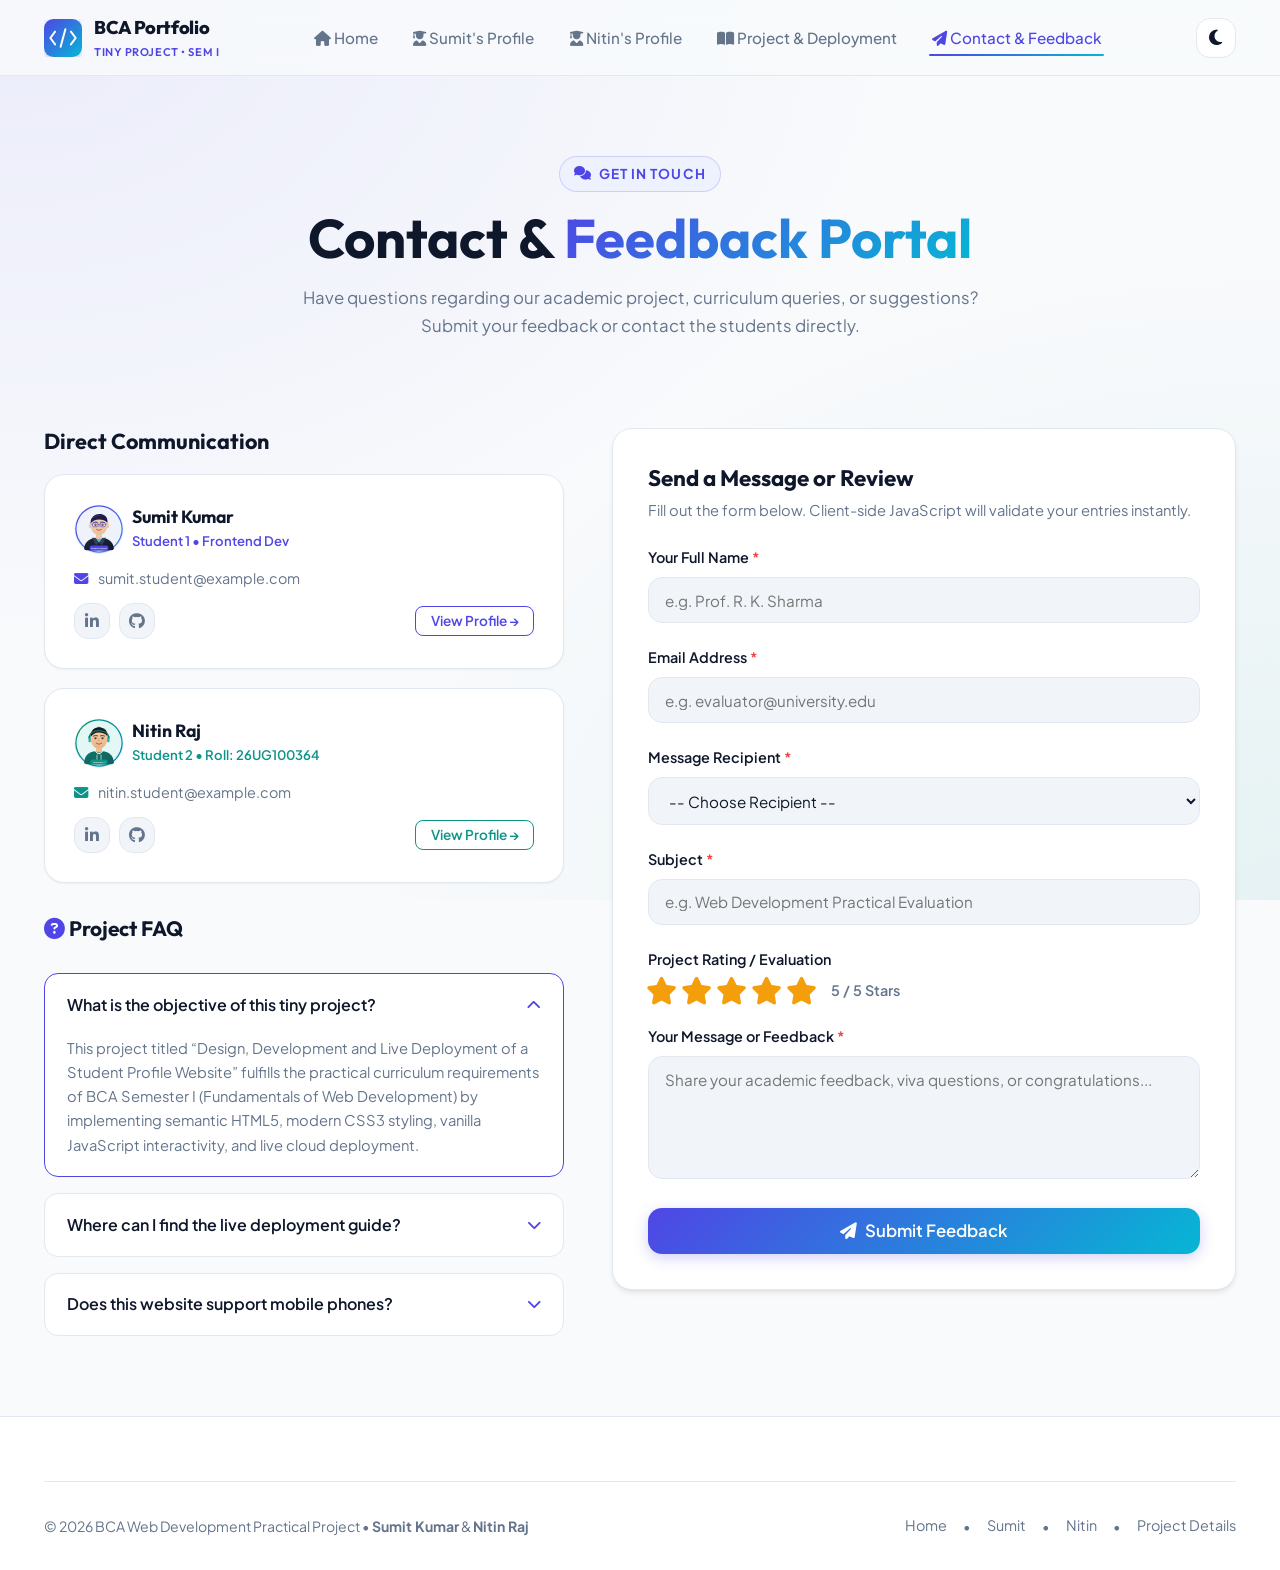
<file: web development project/contact.html>
<!DOCTYPE html>
<html lang="en" data-theme="light">
<head>
  <meta charset="UTF-8">
  <meta name="viewport" content="width=device-width, initial-scale=1.0">
  <title>Contact & Feedback | BCA Sem I Project</title>
  <meta name="description" content="Get in touch with Sumit Kumar and Nitin Raj, or submit feedback for the BCA Semester I Student Profile Website.">
  
  <link rel="icon" type="image/svg+xml" href="assets/images/logo.svg">
  <link rel="stylesheet" href="https://cdnjs.cloudflare.com/ajax/libs/font-awesome/6.5.1/css/all.min.css">
  <link rel="stylesheet" href="assets/css/style.css">
</head>
<body>

  <!-- Site Header & Navigation -->
  <header class="site-header">
    <div class="container header-inner">
      <a href="index.html" class="brand-logo">
        <img src="assets/images/logo.svg" alt="Project Logo" width="38" height="38">
        <div class="brand-text">
          <span class="brand-title">BCA Portfolio</span>
          <span class="brand-badge">Tiny Project • Sem I</span>
        </div>
      </a>

      <nav class="main-nav" id="mainNav">
        <a href="index.html" class="nav-link"><i class="fas fa-home"></i> Home</a>
        <a href="sumit.html" class="nav-link"><i class="fas fa-user-graduate"></i> Sumit's Profile</a>
        <a href="nitin.html" class="nav-link"><i class="fas fa-user-graduate"></i> Nitin's Profile</a>
        <a href="project.html" class="nav-link"><i class="fas fa-book-open"></i> Project &amp; Deployment</a>
        <a href="contact.html" class="nav-link active"><i class="fas fa-paper-plane"></i> Contact &amp; Feedback</a>
      </nav>

      <div class="nav-actions">
        <button id="themeToggleBtn" class="theme-toggle-btn" aria-label="Toggle dark/light theme" title="Toggle theme">
          <i class="fas fa-moon"></i>
        </button>
        <button id="mobileMenuToggle" class="mobile-menu-toggle" aria-label="Toggle navigation menu" aria-expanded="false">
          <i class="fas fa-bars"></i>
        </button>
      </div>
    </div>
  </header>

  <!-- Page Header -->
  <section class="section" style="padding-bottom: 2rem;">
    <div class="container">
      <div class="section-title-wrap">
        <span class="section-tag"><i class="fas fa-comments"></i> Get In Touch</span>
        <h1>Contact &amp; <span class="text-gradient">Feedback Portal</span></h1>
        <p class="section-subtitle">
          Have questions regarding our academic project, curriculum queries, or suggestions? Submit your feedback or contact the students directly.
        </p>
      </div>
    </div>
  </section>

  <!-- Main Content -->
  <main class="container" style="margin-bottom: 5rem;">
    <div class="contact-grid">
      
      <!-- Left Column: Contact Cards & FAQ -->
      <div>
        <h3 style="font-size: 1.35rem; margin-bottom: 1.2rem;">Direct Communication</h3>

        <!-- Student 1 Contact Card -->
        <div class="sidebar-card" style="margin-bottom: 1.2rem;">
          <div class="flex items-center gap-1" style="margin-bottom: 0.8rem;">
            <img src="assets/images/sumit-avatar.svg" alt="Sumit Kumar" style="width: 50px; height: 50px; border-radius: 50%;">
            <div>
              <h4 style="font-size: 1.1rem; margin-bottom: 0.1rem;">Sumit Kumar</h4>
              <p style="font-size: 0.82rem; color: var(--primary); font-weight: 600;">Student 1 • Frontend Dev</p>
            </div>
          </div>
          <p style="font-size: 0.9rem; margin-bottom: 0.8rem;">
            <i class="fas fa-envelope" style="color: var(--primary); margin-right: 0.5rem;"></i> sumit.student@example.com
          </p>
          <div class="social-links">
            <a href="https://linkedin.com" target="_blank" rel="noopener noreferrer" class="social-link" title="LinkedIn" aria-label="Sumit LinkedIn">
              <i class="fab fa-linkedin-in"></i>
            </a>
            <a href="https://github.com" target="_blank" rel="noopener noreferrer" class="social-link" title="GitHub" aria-label="Sumit GitHub">
              <i class="fab fa-github"></i>
            </a>
            <a href="sumit.html" class="btn btn-outline-primary btn-sm" style="margin-left: auto;">
              View Profile &rarr;
            </a>
          </div>
        </div>

        <!-- Student 2 Contact Card -->
        <div class="sidebar-card" style="margin-bottom: 2rem;">
          <div class="flex items-center gap-1" style="margin-bottom: 0.8rem;">
            <img src="assets/images/nitin-avatar.svg" alt="Nitin Raj" style="width: 50px; height: 50px; border-radius: 50%;">
            <div>
              <h4 style="font-size: 1.1rem; margin-bottom: 0.1rem;">Nitin Raj</h4>
              <p style="font-size: 0.82rem; color: var(--secondary); font-weight: 600;">Student 2 • Roll: 26UG100364</p>
            </div>
          </div>
          <p style="font-size: 0.9rem; margin-bottom: 0.8rem;">
            <i class="fas fa-envelope" style="color: var(--secondary); margin-right: 0.5rem;"></i> nitin.student@example.com
          </p>
          <div class="social-links">
            <a href="https://linkedin.com" target="_blank" rel="noopener noreferrer" class="social-link" title="LinkedIn" aria-label="Nitin LinkedIn">
              <i class="fab fa-linkedin-in"></i>
            </a>
            <a href="https://github.com" target="_blank" rel="noopener noreferrer" class="social-link" title="GitHub" aria-label="Nitin GitHub">
              <i class="fab fa-github"></i>
            </a>
            <a href="nitin.html" class="btn btn-outline-primary btn-sm" style="margin-left: auto; border-color: var(--secondary); color: var(--secondary);">
              View Profile &rarr;
            </a>
          </div>
        </div>

        <!-- Frequently Asked Questions Accordion -->
        <h3 style="font-size: 1.3rem; margin-bottom: 1rem;">
          <i class="fas fa-question-circle" style="color: var(--primary);"></i> Project FAQ
        </h3>

        <div class="accordion">
          <!-- FAQ 1 -->
          <div class="accordion-item active">
            <div class="accordion-header">
              <span>What is the objective of this tiny project?</span>
              <i class="fas fa-chevron-down accordion-icon"></i>
            </div>
            <div class="accordion-body">
              This project titled “Design, Development and Live Deployment of a Student Profile Website” fulfills the practical curriculum requirements of BCA Semester I (Fundamentals of Web Development) by implementing semantic HTML5, modern CSS3 styling, vanilla JavaScript interactivity, and live cloud deployment.
            </div>
          </div>

          <!-- FAQ 2 -->
          <div class="accordion-item">
            <div class="accordion-header">
              <span>Where can I find the live deployment guide?</span>
              <i class="fas fa-chevron-down accordion-icon"></i>
            </div>
            <div class="accordion-body">
              Visit our <a href="project.html#deployment-guide" style="color: var(--primary); font-weight: 600; text-decoration: underline;">Live Deployment Guide</a> for step-by-step instructions on deploying the website to GitHub Pages or Netlify.
            </div>
          </div>

          <!-- FAQ 3 -->
          <div class="accordion-item">
            <div class="accordion-header">
              <span>Does this website support mobile phones?</span>
              <i class="fas fa-chevron-down accordion-icon"></i>
            </div>
            <div class="accordion-body">
              Yes! The website is 100% responsive, optimized for smartphones (320px+), tablets, laptops, and 4K displays with responsive hamburger navigation and fluid layouts.
            </div>
          </div>
        </div>
      </div>

      <!-- Right Column: Interactive Feedback & Message Form -->
      <div class="contact-card">
        <div style="margin-bottom: 1.5rem;">
          <h3 style="font-size: 1.4rem; margin-bottom: 0.35rem;">Send a Message or Review</h3>
          <p style="font-size: 0.92rem;">
            Fill out the form below. Client-side JavaScript will validate your entries instantly.
          </p>
        </div>

        <form id="contactForm" novalidate>
          <!-- Full Name -->
          <div class="form-group">
            <label for="senderName" class="form-label">Your Full Name <span style="color: var(--danger);">*</span></label>
            <input type="text" id="senderName" class="form-control" placeholder="e.g. Prof. R. K. Sharma" required>
            <div class="form-feedback">Please enter a valid name (at least 3 alphabetic characters).</div>
          </div>

          <!-- Email Address -->
          <div class="form-group">
            <label for="senderEmail" class="form-label">Email Address <span style="color: var(--danger);">*</span></label>
            <input type="email" id="senderEmail" class="form-control" placeholder="e.g. evaluator@university.edu" required>
            <div class="form-feedback">Please provide a valid email address (e.g. name@domain.com).</div>
          </div>

          <!-- Recipient Selection -->
          <div class="form-group">
            <label for="recipientSelect" class="form-label">Message Recipient <span style="color: var(--danger);">*</span></label>
            <select id="recipientSelect" class="form-control" required>
              <option value="">-- Choose Recipient --</option>
              <option value="both">Both Students (Sumit &amp; Nitin)</option>
              <option value="sumit">Sumit Kumar (Student 1)</option>
              <option value="nitin">Nitin Raj (Student 2)</option>
            </select>
            <div class="form-feedback">Please choose who you want to address.</div>
          </div>

          <!-- Subject -->
          <div class="form-group">
            <label for="subjectInput" class="form-label">Subject <span style="color: var(--danger);">*</span></label>
            <input type="text" id="subjectInput" class="form-control" placeholder="e.g. Web Development Practical Evaluation" required>
            <div class="form-feedback">Subject must be at least 3 characters.</div>
          </div>

          <!-- Star Rating -->
          <div class="form-group">
            <label class="form-label">Project Rating / Evaluation</label>
            <div class="rating-group" id="ratingContainer" aria-label="Rate this project from 1 to 5 stars">
              <i class="fas fa-star rating-star active" data-value="1" title="1 Star"></i>
              <i class="fas fa-star rating-star active" data-value="2" title="2 Stars"></i>
              <i class="fas fa-star rating-star active" data-value="3" title="3 Stars"></i>
              <i class="fas fa-star rating-star active" data-value="4" title="4 Stars"></i>
              <i class="fas fa-star rating-star active" data-value="5" title="5 Stars"></i>
              <span id="ratingValueText" style="font-size: 0.9rem; color: var(--text-muted); margin-left: 0.5rem; align-self: center; font-weight: 600;">5 / 5 Stars</span>
            </div>
          </div>

          <!-- Message -->
          <div class="form-group">
            <label for="messageInput" class="form-label">Your Message or Feedback <span style="color: var(--danger);">*</span></label>
            <textarea id="messageInput" class="form-control" rows="5" placeholder="Share your academic feedback, viva questions, or congratulations..." required></textarea>
            <div class="form-feedback">Message must be at least 10 characters long.</div>
          </div>

          <!-- Submit Button -->
          <button type="submit" class="btn btn-primary" style="width: 100%; font-size: 1.05rem; padding: 0.9rem;">
            <i class="fas fa-paper-plane"></i> Submit Feedback
          </button>
        </form>
      </div>

    </div>
  </main>

  <!-- Site Footer -->
  <footer class="site-footer">
    <div class="container">
      <div class="footer-bottom">
        <div>
          &copy; 2026 BCA Web Development Practical Project • <strong>Sumit Kumar</strong> &amp; <strong>Nitin Raj</strong>
        </div>
        <div class="flex gap-2 items-center">
          <a href="index.html" class="footer-link">Home</a>
          <span>•</span>
          <a href="sumit.html" class="footer-link">Sumit</a>
          <span>•</span>
          <a href="nitin.html" class="footer-link">Nitin</a>
          <span>•</span>
          <a href="project.html" class="footer-link">Project Details</a>
        </div>
      </div>
    </div>
  </footer>

  <script src="assets/js/main.js"></script>
  <script src="assets/js/contact.js"></script>
</body>
</html>
</file>
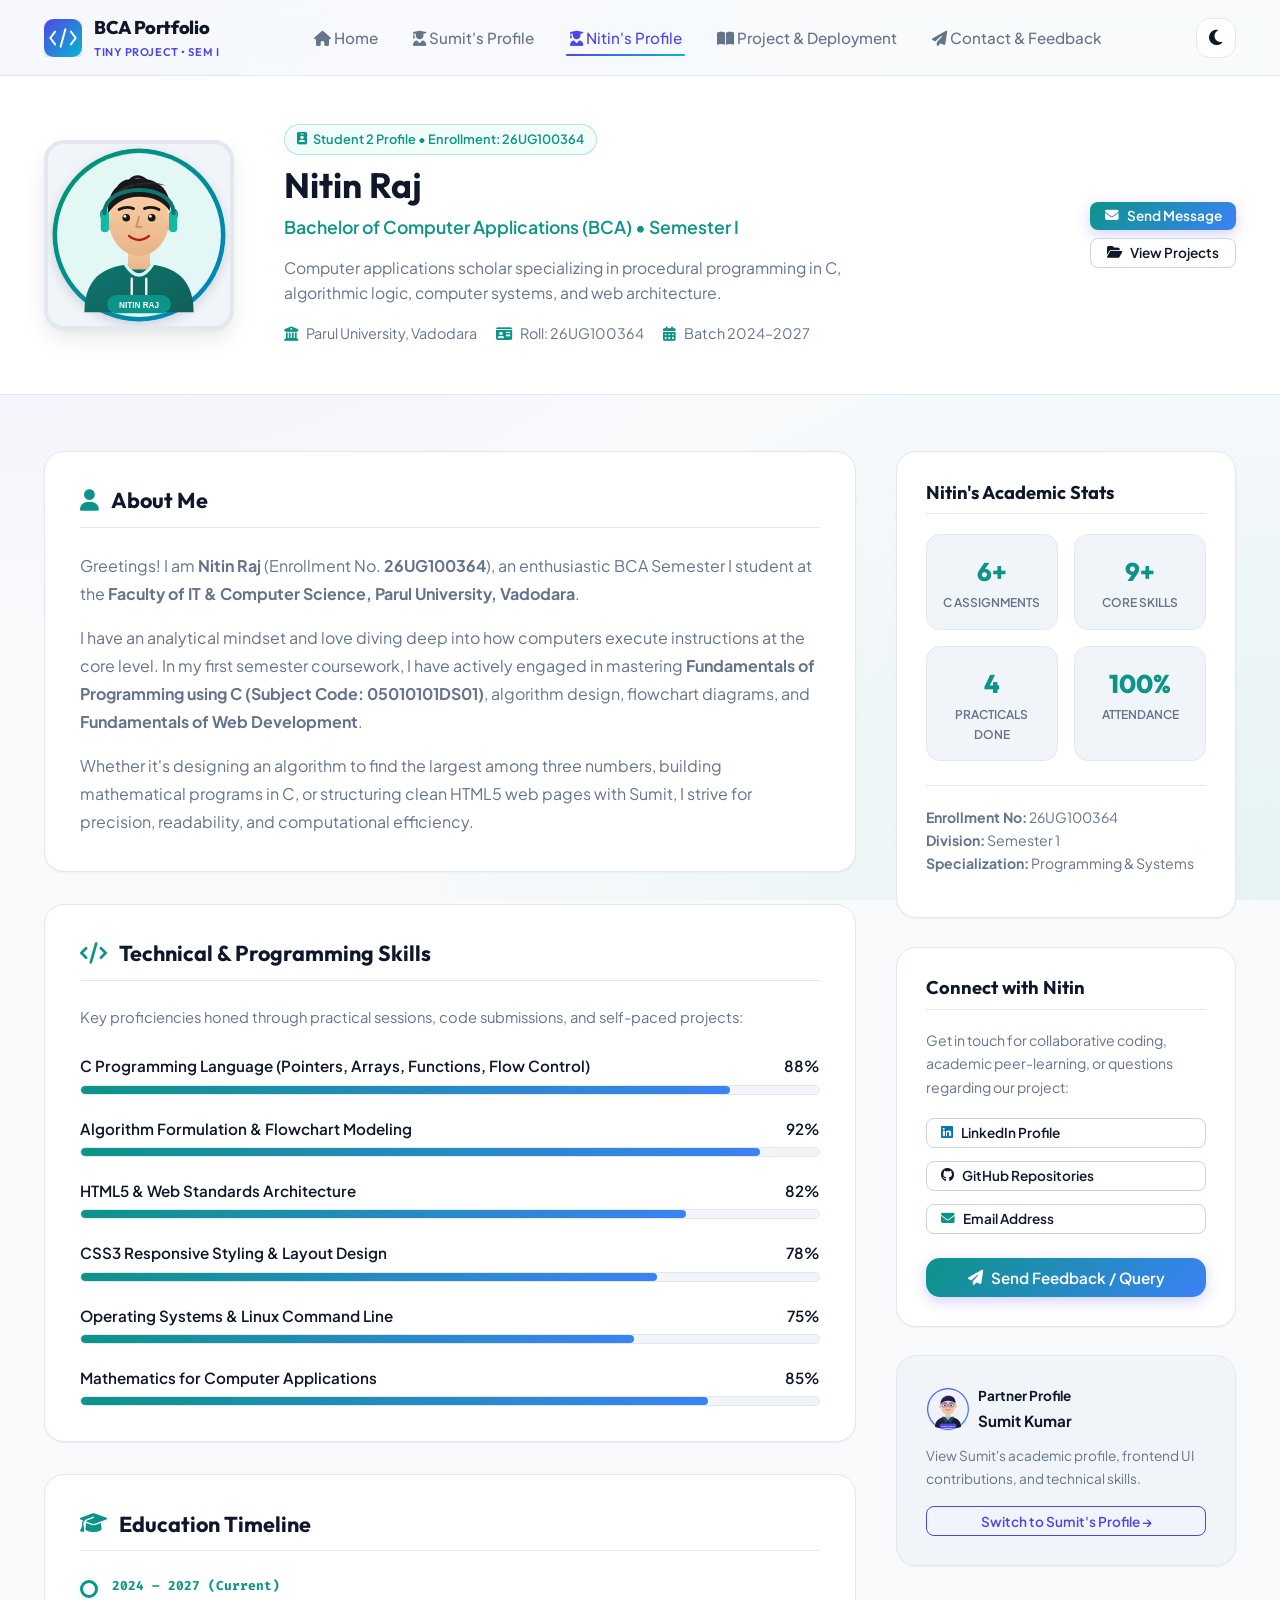
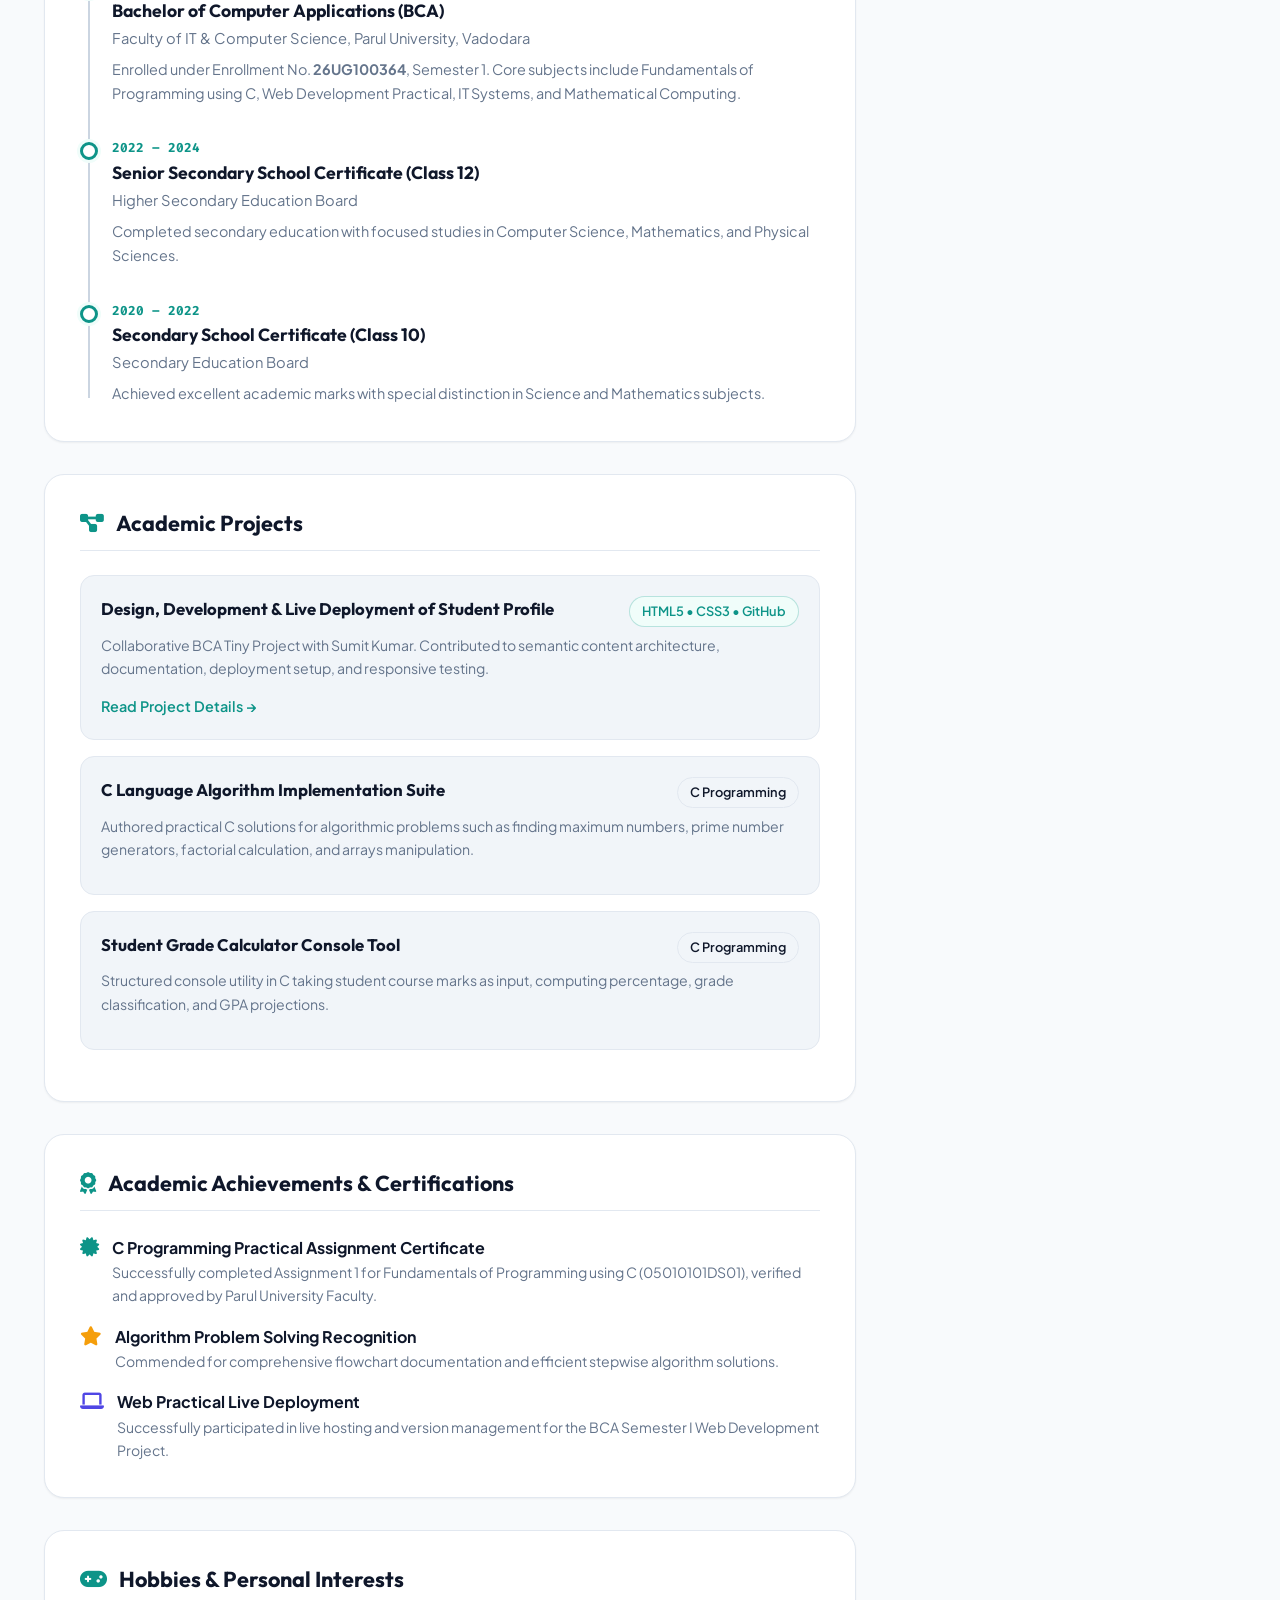
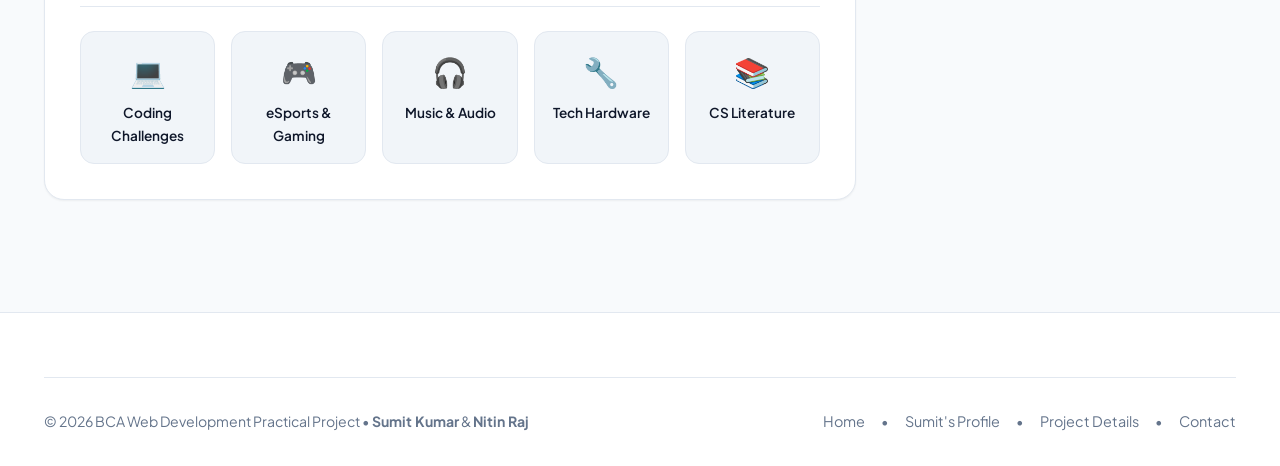
<file: web development project/nitin.html>
<!DOCTYPE html>
<html lang="en" data-theme="light">
<head>
  <meta charset="UTF-8">
  <meta name="viewport" content="width=device-width, initial-scale=1.0">
  <title>Nitin Raj | BCA Semester I Student Profile</title>
  <meta name="description" content="Academic Profile of Nitin Raj, 1st Semester BCA Student, Faculty of IT & Computer Science, Parul University. Enrollment No: 26UG100364.">
  
  <link rel="icon" type="image/svg+xml" href="assets/images/logo.svg">
  <link rel="stylesheet" href="https://cdnjs.cloudflare.com/ajax/libs/font-awesome/6.5.1/css/all.min.css">
  <link rel="stylesheet" href="assets/css/style.css">
</head>
<body>

  <!-- Site Header & Navigation -->
  <header class="site-header">
    <div class="container header-inner">
      <a href="index.html" class="brand-logo">
        <img src="assets/images/logo.svg" alt="Project Logo" width="38" height="38">
        <div class="brand-text">
          <span class="brand-title">BCA Portfolio</span>
          <span class="brand-badge">Tiny Project • Sem I</span>
        </div>
      </a>

      <nav class="main-nav" id="mainNav">
        <a href="index.html" class="nav-link"><i class="fas fa-home"></i> Home</a>
        <a href="sumit.html" class="nav-link"><i class="fas fa-user-graduate"></i> Sumit's Profile</a>
        <a href="nitin.html" class="nav-link active"><i class="fas fa-user-graduate"></i> Nitin's Profile</a>
        <a href="project.html" class="nav-link"><i class="fas fa-book-open"></i> Project &amp; Deployment</a>
        <a href="contact.html" class="nav-link"><i class="fas fa-paper-plane"></i> Contact &amp; Feedback</a>
      </nav>

      <div class="nav-actions">
        <button id="themeToggleBtn" class="theme-toggle-btn" aria-label="Toggle dark/light theme" title="Toggle theme">
          <i class="fas fa-moon"></i>
        </button>
        <button id="mobileMenuToggle" class="mobile-menu-toggle" aria-label="Toggle navigation menu" aria-expanded="false">
          <i class="fas fa-bars"></i>
        </button>
      </div>
    </div>
  </header>

  <!-- Profile Hero Banner -->
  <section class="profile-hero">
    <div class="container">
      <div class="profile-hero-grid">
        <img src="assets/images/nitin-avatar.svg" alt="Nitin Raj" class="profile-big-avatar">
        
        <div class="profile-hero-info">
          <div class="badge badge-secondary" style="margin-bottom: 0.5rem;">
            <i class="fas fa-id-badge"></i> Student 2 Profile • Enrollment: 26UG100364
          </div>
          <h1 class="profile-title">Nitin Raj</h1>
          <p class="profile-subtitle" style="color: var(--secondary);">Bachelor of Computer Applications (BCA) • Semester I</p>
          <p style="max-width: 600px; font-size: 0.98rem;">
            Computer applications scholar specializing in procedural programming in C, algorithmic logic, computer systems, and web architecture.
          </p>

          <div class="profile-quick-facts">
            <div class="fact-item">
              <i class="fas fa-university" style="color: var(--secondary);"></i> Parul University, Vadodara
            </div>
            <div class="fact-item">
              <i class="fas fa-id-card" style="color: var(--secondary);"></i> Roll: 26UG100364
            </div>
            <div class="fact-item">
              <i class="fas fa-calendar-alt" style="color: var(--secondary);"></i> Batch 2024–2027
            </div>
          </div>
        </div>

        <div class="flex gap-1" style="flex-direction: column;">
          <a href="contact.html?recipient=nitin" class="btn btn-primary btn-sm" style="background: var(--gradient-secondary);">
            <i class="fas fa-envelope"></i> Send Message
          </a>
          <a href="#projects" class="btn btn-secondary btn-sm">
            <i class="fas fa-folder-open"></i> View Projects
          </a>
        </div>
      </div>
    </div>
  </section>

  <!-- Profile Main Content -->
  <main class="container" style="margin-bottom: 5rem;">
    <div class="profile-content-grid">
      <!-- Left Column: Detailed Sections -->
      <div>
        <!-- About Me Section -->
        <section class="profile-section-card">
          <h2 class="profile-card-title">
            <i class="fas fa-user" style="color: var(--secondary);"></i> About Me
          </h2>
          <p style="margin-bottom: 1rem; line-height: 1.75;">
            Greetings! I am <strong>Nitin Raj</strong> (Enrollment No. <strong>26UG100364</strong>), an enthusiastic BCA Semester I student at the <strong>Faculty of IT &amp; Computer Science, Parul University, Vadodara</strong>.
          </p>
          <p style="margin-bottom: 1rem; line-height: 1.75;">
            I have an analytical mindset and love diving deep into how computers execute instructions at the core level. In my first semester coursework, I have actively engaged in mastering <strong>Fundamentals of Programming using C (Subject Code: 05010101DS01)</strong>, algorithm design, flowchart diagrams, and <strong>Fundamentals of Web Development</strong>.
          </p>
          <p style="line-height: 1.75;">
            Whether it's designing an algorithm to find the largest among three numbers, building mathematical programs in C, or structuring clean HTML5 web pages with Sumit, I strive for precision, readability, and computational efficiency.
          </p>
        </section>

        <!-- Technical Skills Section with Progress Bars -->
        <section class="profile-section-card">
          <h2 class="profile-card-title">
            <i class="fas fa-code" style="color: var(--secondary);"></i> Technical &amp; Programming Skills
          </h2>
          <p style="font-size: 0.92rem; margin-bottom: 1.5rem;">
            Key proficiencies honed through practical sessions, code submissions, and self-paced projects:
          </p>

          <div class="skills-list">
            <!-- Skill 1 -->
            <div>
              <div class="skill-item-header">
                <span>C Programming Language (Pointers, Arrays, Functions, Flow Control)</span>
                <span>88%</span>
              </div>
              <div class="skill-bar-track">
                <div class="skill-bar-fill secondary" data-level="88%"></div>
              </div>
            </div>

            <!-- Skill 2 -->
            <div>
              <div class="skill-item-header">
                <span>Algorithm Formulation &amp; Flowchart Modeling</span>
                <span>92%</span>
              </div>
              <div class="skill-bar-track">
                <div class="skill-bar-fill secondary" data-level="92%"></div>
              </div>
            </div>

            <!-- Skill 3 -->
            <div>
              <div class="skill-item-header">
                <span>HTML5 &amp; Web Standards Architecture</span>
                <span>82%</span>
              </div>
              <div class="skill-bar-track">
                <div class="skill-bar-fill secondary" data-level="82%"></div>
              </div>
            </div>

            <!-- Skill 4 -->
            <div>
              <div class="skill-item-header">
                <span>CSS3 Responsive Styling &amp; Layout Design</span>
                <span>78%</span>
              </div>
              <div class="skill-bar-track">
                <div class="skill-bar-fill secondary" data-level="78%"></div>
              </div>
            </div>

            <!-- Skill 5 -->
            <div>
              <div class="skill-item-header">
                <span>Operating Systems &amp; Linux Command Line</span>
                <span>75%</span>
              </div>
              <div class="skill-bar-track">
                <div class="skill-bar-fill secondary" data-level="75%"></div>
              </div>
            </div>

            <!-- Skill 6 -->
            <div>
              <div class="skill-item-header">
                <span>Mathematics for Computer Applications</span>
                <span>85%</span>
              </div>
              <div class="skill-bar-track">
                <div class="skill-bar-fill secondary" data-level="85%"></div>
              </div>
            </div>
          </div>
        </section>

        <!-- Education History Timeline -->
        <section class="profile-section-card">
          <h2 class="profile-card-title">
            <i class="fas fa-graduation-cap" style="color: var(--secondary);"></i> Education Timeline
          </h2>

          <div class="timeline">
            <!-- Item 1 -->
            <div class="timeline-item">
              <div class="timeline-dot" style="border-color: var(--secondary); box-shadow: 0 0 0 3px var(--secondary-light);"></div>
              <div class="timeline-year" style="color: var(--secondary);">2024 – 2027 (Current)</div>
              <h3 class="timeline-degree">Bachelor of Computer Applications (BCA)</h3>
              <div class="timeline-institute">Faculty of IT &amp; Computer Science, Parul University, Vadodara</div>
              <p class="timeline-desc">
                Enrolled under Enrollment No. <strong>26UG100364</strong>, Semester 1. Core subjects include Fundamentals of Programming using C, Web Development Practical, IT Systems, and Mathematical Computing.
              </p>
            </div>

            <!-- Item 2 -->
            <div class="timeline-item">
              <div class="timeline-dot" style="border-color: var(--secondary); box-shadow: 0 0 0 3px var(--secondary-light);"></div>
              <div class="timeline-year" style="color: var(--secondary);">2022 – 2024</div>
              <h3 class="timeline-degree">Senior Secondary School Certificate (Class 12)</h3>
              <div class="timeline-institute">Higher Secondary Education Board</div>
              <p class="timeline-desc">
                Completed secondary education with focused studies in Computer Science, Mathematics, and Physical Sciences.
              </p>
            </div>

            <!-- Item 3 -->
            <div class="timeline-item">
              <div class="timeline-dot" style="border-color: var(--secondary); box-shadow: 0 0 0 3px var(--secondary-light);"></div>
              <div class="timeline-year" style="color: var(--secondary);">2020 – 2022</div>
              <h3 class="timeline-degree">Secondary School Certificate (Class 10)</h3>
              <div class="timeline-institute">Secondary Education Board</div>
              <p class="timeline-desc">
                Achieved excellent academic marks with special distinction in Science and Mathematics subjects.
              </p>
            </div>
          </div>
        </section>

        <!-- Academic Projects -->
        <section class="profile-section-card" id="projects">
          <h2 class="profile-card-title">
            <i class="fas fa-project-diagram" style="color: var(--secondary);"></i> Academic Projects
          </h2>

          <div class="project-mini-card">
            <div class="flex-between items-center" style="margin-bottom: 0.4rem;">
              <h4 class="project-mini-title">Design, Development &amp; Live Deployment of Student Profile</h4>
              <span class="badge badge-secondary">HTML5 • CSS3 • GitHub</span>
            </div>
            <p class="project-mini-desc">
              Collaborative BCA Tiny Project with Sumit Kumar. Contributed to semantic content architecture, documentation, deployment setup, and responsive testing.
            </p>
            <a href="project.html" class="footer-link" style="color: var(--secondary); font-weight: 600;">
              Read Project Details &rarr;
            </a>
          </div>

          <div class="project-mini-card">
            <div class="flex-between items-center" style="margin-bottom: 0.4rem;">
              <h4 class="project-mini-title">C Language Algorithm Implementation Suite</h4>
              <span class="badge">C Programming</span>
            </div>
            <p class="project-mini-desc">
              Authored practical C solutions for algorithmic problems such as finding maximum numbers, prime number generators, factorial calculation, and arrays manipulation.
            </p>
          </div>

          <div class="project-mini-card">
            <div class="flex-between items-center" style="margin-bottom: 0.4rem;">
              <h4 class="project-mini-title">Student Grade Calculator Console Tool</h4>
              <span class="badge">C Programming</span>
            </div>
            <p class="project-mini-desc">
              Structured console utility in C taking student course marks as input, computing percentage, grade classification, and GPA projections.
            </p>
          </div>
        </section>

        <!-- Achievements & Academic Distinctions -->
        <section class="profile-section-card">
          <h2 class="profile-card-title">
            <i class="fas fa-award" style="color: var(--secondary);"></i> Academic Achievements &amp; Certifications
          </h2>

          <ul style="display: flex; flex-direction: column; gap: 1rem;">
            <li style="display: flex; gap: 0.8rem; align-items: flex-start;">
              <i class="fas fa-certificate" style="color: var(--secondary); font-size: 1.2rem; margin-top: 3px;"></i>
              <div>
                <strong>C Programming Practical Assignment Certificate</strong>
                <p style="font-size: 0.88rem;">Successfully completed Assignment 1 for Fundamentals of Programming using C (05010101DS01), verified and approved by Parul University Faculty.</p>
              </div>
            </li>

            <li style="display: flex; gap: 0.8rem; align-items: flex-start;">
              <i class="fas fa-star" style="color: var(--accent); font-size: 1.2rem; margin-top: 3px;"></i>
              <div>
                <strong>Algorithm Problem Solving Recognition</strong>
                <p style="font-size: 0.88rem;">Commended for comprehensive flowchart documentation and efficient stepwise algorithm solutions.</p>
              </div>
            </li>

            <li style="display: flex; gap: 0.8rem; align-items: flex-start;">
              <i class="fas fa-laptop" style="color: var(--primary); font-size: 1.2rem; margin-top: 3px;"></i>
              <div>
                <strong>Web Practical Live Deployment</strong>
                <p style="font-size: 0.88rem;">Successfully participated in live hosting and version management for the BCA Semester I Web Development Project.</p>
              </div>
            </li>
          </ul>
        </section>

        <!-- Hobbies & Extracurriculars -->
        <section class="profile-section-card">
          <h2 class="profile-card-title">
            <i class="fas fa-gamepad" style="color: var(--secondary);"></i> Hobbies &amp; Personal Interests
          </h2>

          <div class="hobbies-grid">
            <div class="hobby-card">
              <div class="hobby-icon">💻</div>
              <div class="hobby-title">Coding Challenges</div>
            </div>

            <div class="hobby-card">
              <div class="hobby-icon">🎮</div>
              <div class="hobby-title">eSports &amp; Gaming</div>
            </div>

            <div class="hobby-card">
              <div class="hobby-icon">🎧</div>
              <div class="hobby-title">Music &amp; Audio</div>
            </div>

            <div class="hobby-card">
              <div class="hobby-icon">🔧</div>
              <div class="hobby-title">Tech Hardware</div>
            </div>

            <div class="hobby-card">
              <div class="hobby-icon">📚</div>
              <div class="hobby-title">CS Literature</div>
            </div>
          </div>
        </section>
      </div>

      <!-- Right Column: Sticky Sidebar -->
      <aside class="profile-sidebar">
        <!-- Academic Summary Card -->
        <div class="sidebar-card">
          <h3 class="sidebar-title">Nitin's Academic Stats</h3>
          
          <div class="stats-grid">
            <div class="stat-box">
              <div class="stat-number" data-target="6" data-suffix="+" style="color: var(--secondary);">0</div>
              <div class="stat-label">C Assignments</div>
            </div>
            <div class="stat-box">
              <div class="stat-number" data-target="9" data-suffix="+" style="color: var(--secondary);">0</div>
              <div class="stat-label">Core Skills</div>
            </div>
            <div class="stat-box">
              <div class="stat-number" data-target="4" data-suffix="" style="color: var(--secondary);">0</div>
              <div class="stat-label">Practicals Done</div>
            </div>
            <div class="stat-box">
              <div class="stat-number" data-target="100" data-suffix="%" style="color: var(--secondary);">0</div>
              <div class="stat-label">Attendance</div>
            </div>
          </div>

          <div style="border-top: 1px solid var(--border-color); padding-top: 1.2rem;">
            <p style="font-size: 0.88rem; margin-bottom: 0.8rem;">
              <strong>Enrollment No:</strong> 26UG100364<br>
              <strong>Division:</strong> Semester 1<br>
              <strong>Specialization:</strong> Programming &amp; Systems
            </p>
          </div>
        </div>

        <!-- Social & Contact Card -->
        <div class="sidebar-card">
          <h3 class="sidebar-title">Connect with Nitin</h3>
          <p style="font-size: 0.88rem; margin-bottom: 1.2rem;">
            Get in touch for collaborative coding, academic peer-learning, or questions regarding our project:
          </p>

          <div style="display: flex; flex-direction: column; gap: 0.8rem; margin-bottom: 1.5rem;">
            <a href="https://linkedin.com" target="_blank" rel="noopener noreferrer" class="btn btn-secondary btn-sm" style="justify-content: flex-start;">
              <i class="fab fa-linkedin" style="color: #0077b5;"></i> LinkedIn Profile
            </a>
            <a href="https://github.com" target="_blank" rel="noopener noreferrer" class="btn btn-secondary btn-sm" style="justify-content: flex-start;">
              <i class="fab fa-github"></i> GitHub Repositories
            </a>
            <a href="mailto:nitin.student@example.com" class="btn btn-secondary btn-sm" style="justify-content: flex-start;">
              <i class="fas fa-envelope" style="color: var(--secondary);"></i> Email Address
            </a>
          </div>

          <a href="contact.html?recipient=nitin" class="btn btn-primary" style="width: 100%; background: var(--gradient-secondary);">
            <i class="fas fa-paper-plane"></i> Send Feedback / Query
          </a>
        </div>

        <!-- Partner Profile Switcher -->
        <div class="sidebar-card" style="background: var(--bg-subtle);">
          <div class="flex items-center gap-1" style="margin-bottom: 0.8rem;">
            <img src="assets/images/sumit-avatar.svg" alt="Sumit Kumar" style="width: 44px; height: 44px; border-radius: 50%;">
            <div>
              <div style="font-size: 0.85rem; font-weight: 700;">Partner Profile</div>
              <div style="font-size: 0.95rem; font-weight: 700;">Sumit Kumar</div>
            </div>
          </div>
          <p style="font-size: 0.85rem; margin-bottom: 1rem;">
            View Sumit's academic profile, frontend UI contributions, and technical skills.
          </p>
          <a href="sumit.html" class="btn btn-outline-primary btn-sm" style="width: 100%;">
            Switch to Sumit's Profile &rarr;
          </a>
        </div>
      </aside>
    </div>
  </main>

  <!-- Site Footer -->
  <footer class="site-footer">
    <div class="container">
      <div class="footer-bottom">
        <div>
          &copy; 2026 BCA Web Development Practical Project • <strong>Sumit Kumar</strong> &amp; <strong>Nitin Raj</strong>
        </div>
        <div class="flex gap-2 items-center">
          <a href="index.html" class="footer-link">Home</a>
          <span>•</span>
          <a href="sumit.html" class="footer-link">Sumit's Profile</a>
          <span>•</span>
          <a href="project.html" class="footer-link">Project Details</a>
          <span>•</span>
          <a href="contact.html" class="footer-link">Contact</a>
        </div>
      </div>
    </div>
  </footer>

  <script src="assets/js/main.js"></script>
</body>
</html>
</file>
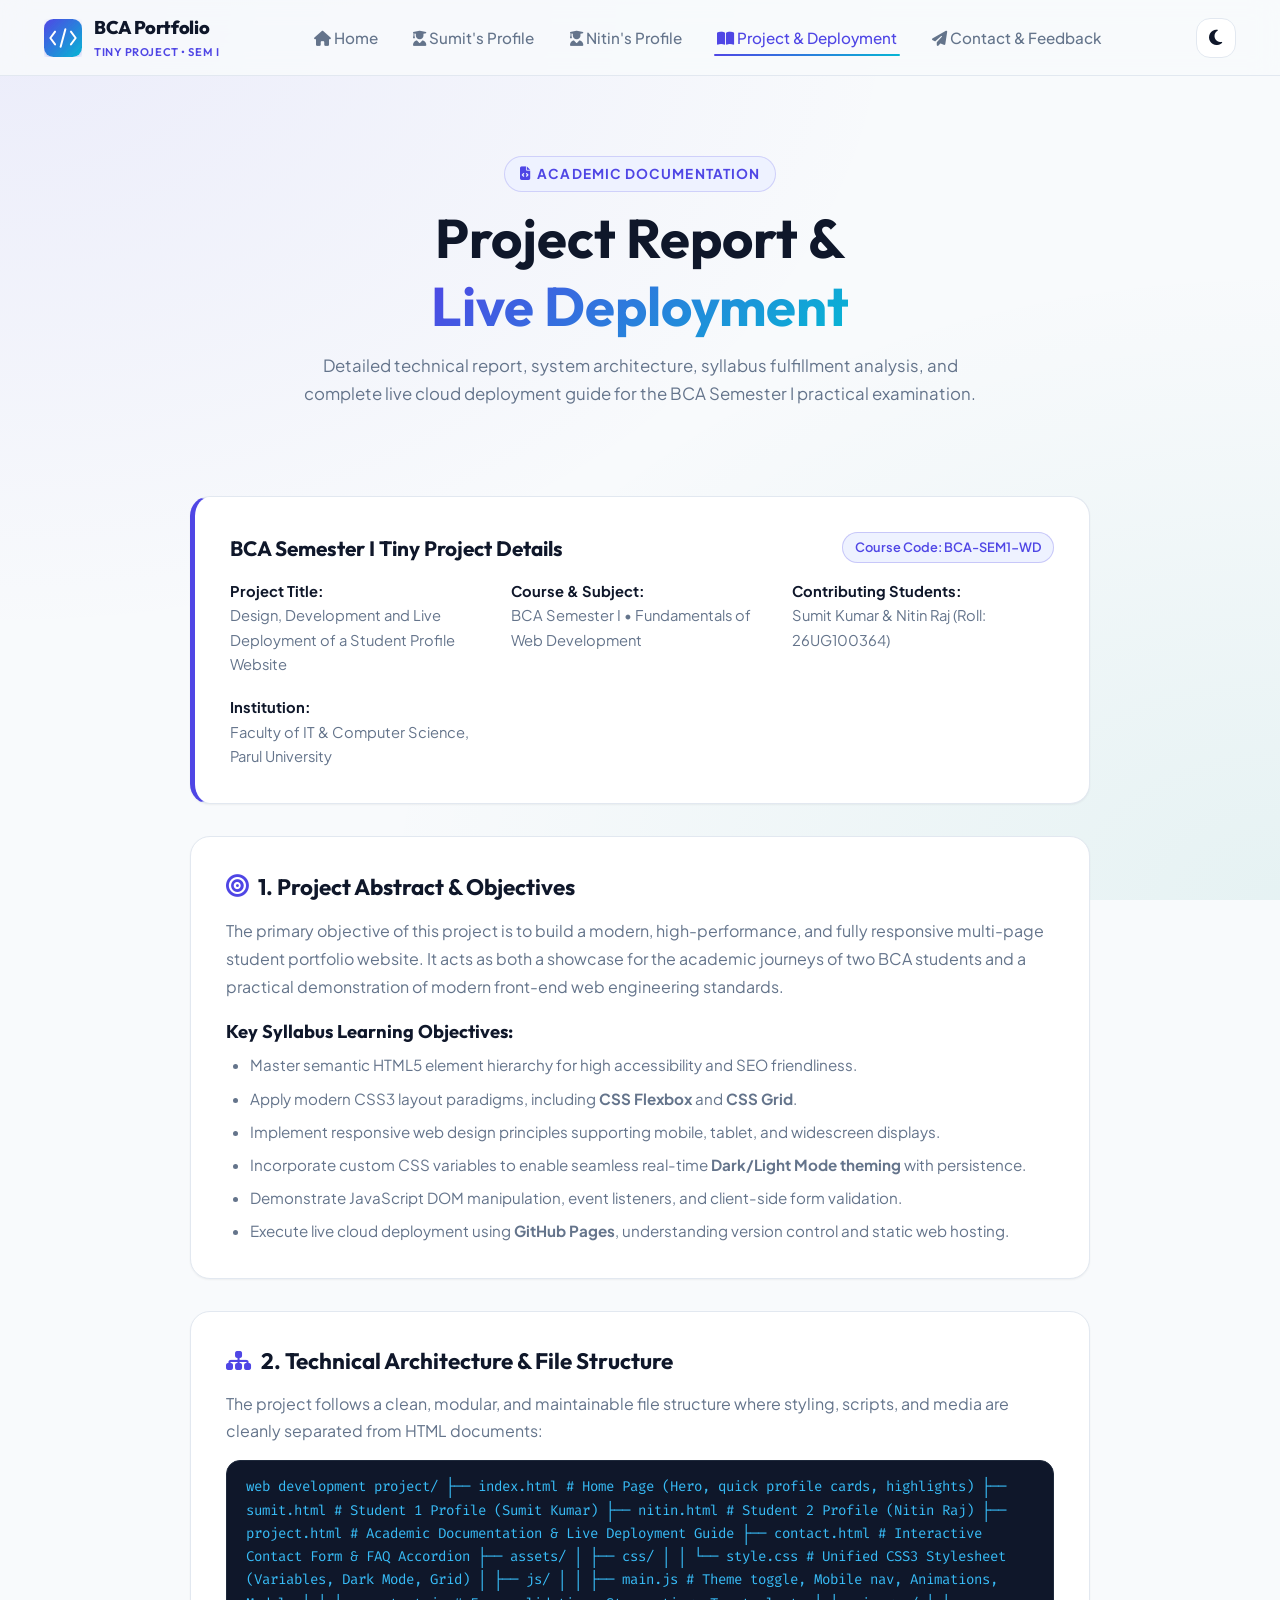
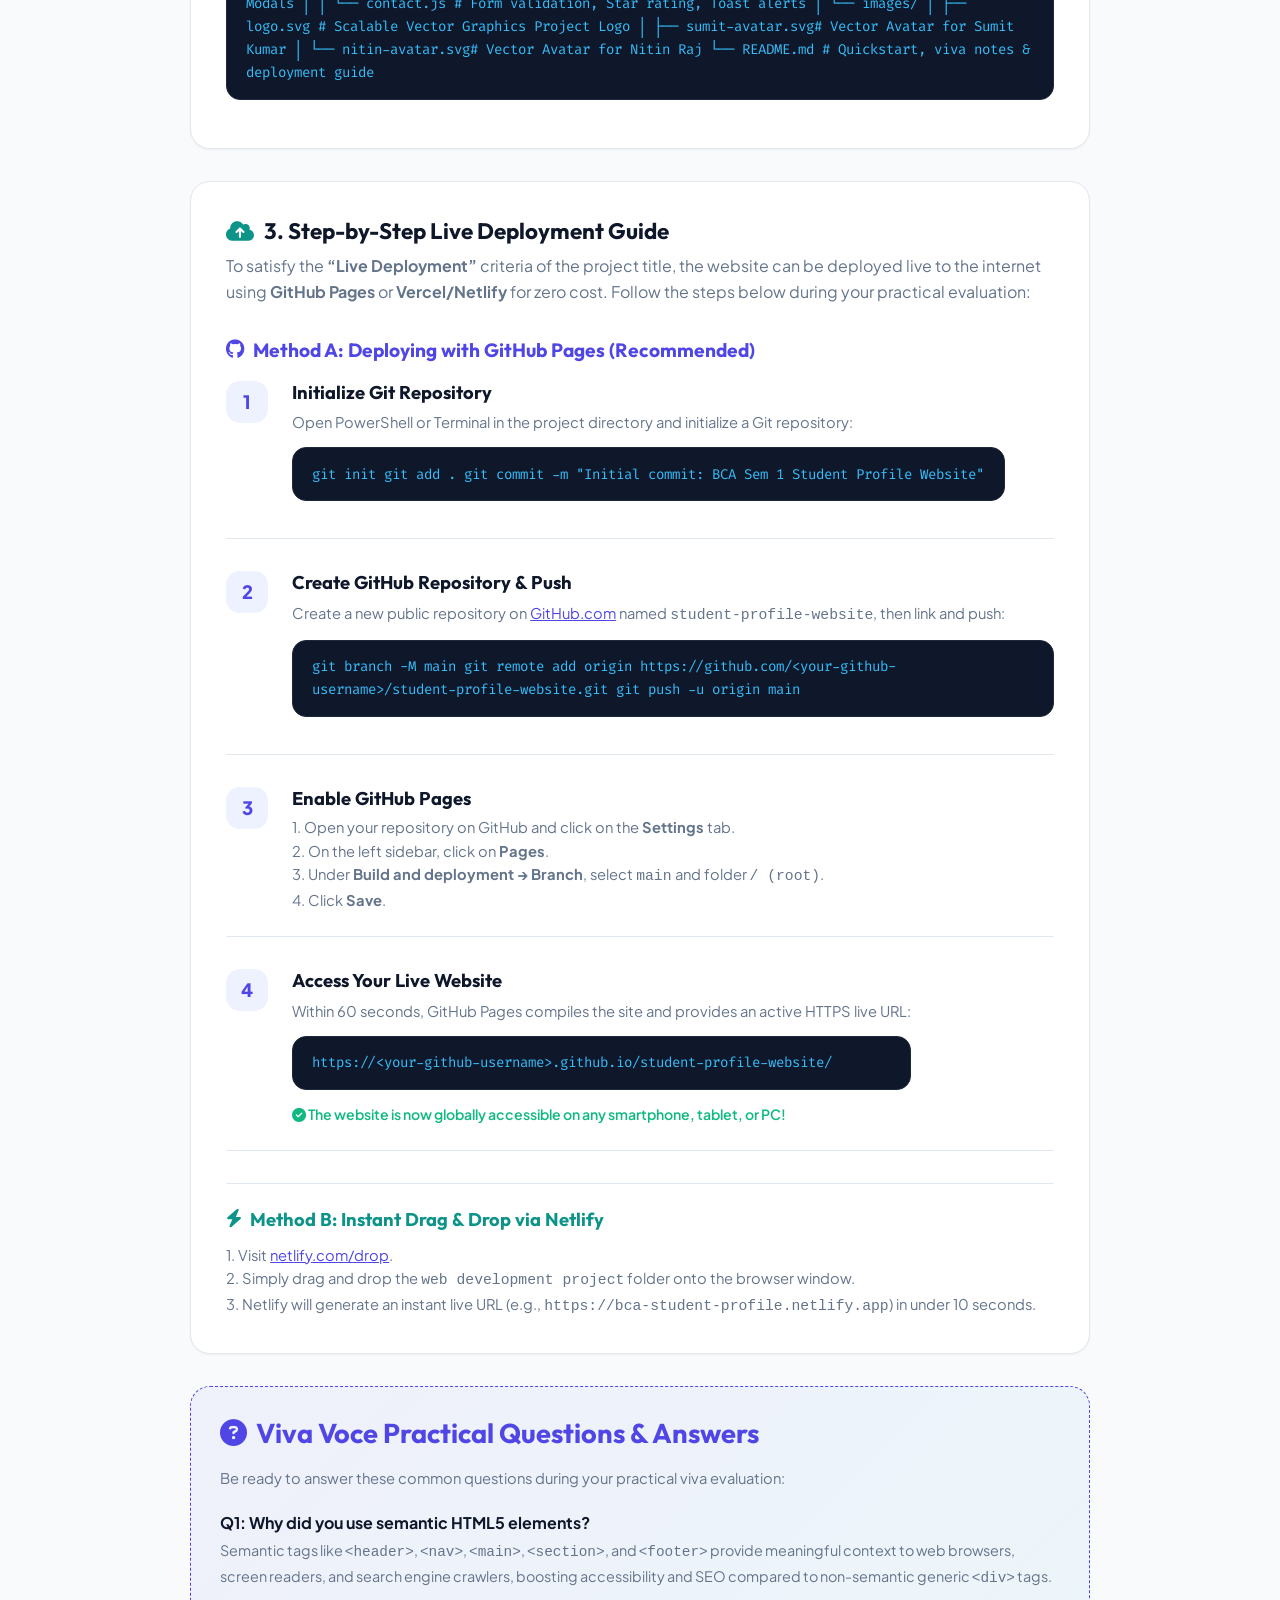
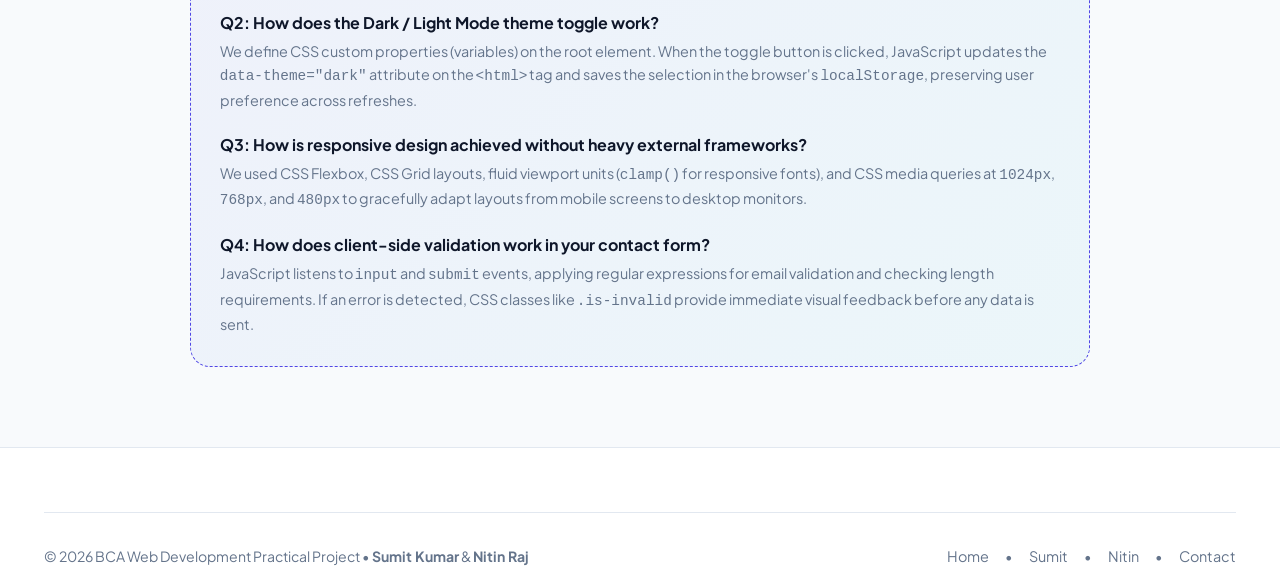
<file: web development project/project.html>
<!DOCTYPE html>
<html lang="en" data-theme="light">
<head>
  <meta charset="UTF-8">
  <meta name="viewport" content="width=device-width, initial-scale=1.0">
  <title>Project Documentation & Live Deployment | BCA Sem I</title>
  <meta name="description" content="Technical documentation and live deployment guide for the BCA Semester I Tiny Project titled Design, Development and Live Deployment of a Student Profile Website.">
  
  <link rel="icon" type="image/svg+xml" href="assets/images/logo.svg">
  <link rel="stylesheet" href="https://cdnjs.cloudflare.com/ajax/libs/font-awesome/6.5.1/css/all.min.css">
  <link rel="stylesheet" href="assets/css/style.css">
</head>
<body>

  <!-- Site Header & Navigation -->
  <header class="site-header">
    <div class="container header-inner">
      <a href="index.html" class="brand-logo">
        <img src="assets/images/logo.svg" alt="Project Logo" width="38" height="38">
        <div class="brand-text">
          <span class="brand-title">BCA Portfolio</span>
          <span class="brand-badge">Tiny Project • Sem I</span>
        </div>
      </a>

      <nav class="main-nav" id="mainNav">
        <a href="index.html" class="nav-link"><i class="fas fa-home"></i> Home</a>
        <a href="sumit.html" class="nav-link"><i class="fas fa-user-graduate"></i> Sumit's Profile</a>
        <a href="nitin.html" class="nav-link"><i class="fas fa-user-graduate"></i> Nitin's Profile</a>
        <a href="project.html" class="nav-link active"><i class="fas fa-book-open"></i> Project &amp; Deployment</a>
        <a href="contact.html" class="nav-link"><i class="fas fa-paper-plane"></i> Contact &amp; Feedback</a>
      </nav>

      <div class="nav-actions">
        <button id="themeToggleBtn" class="theme-toggle-btn" aria-label="Toggle dark/light theme" title="Toggle theme">
          <i class="fas fa-moon"></i>
        </button>
        <button id="mobileMenuToggle" class="mobile-menu-toggle" aria-label="Toggle navigation menu" aria-expanded="false">
          <i class="fas fa-bars"></i>
        </button>
      </div>
    </div>
  </header>

  <!-- Page Header -->
  <section class="section" style="padding-bottom: 2rem;">
    <div class="container">
      <div class="section-title-wrap">
        <span class="section-tag"><i class="fas fa-file-code"></i> Academic Documentation</span>
        <h1>Project Report &amp; <span class="text-gradient">Live Deployment</span></h1>
        <p class="section-subtitle">
          Detailed technical report, system architecture, syllabus fulfillment analysis, and complete live cloud deployment guide for the BCA Semester I practical examination.
        </p>
      </div>
    </div>
  </section>

  <!-- Main Content Container -->
  <main class="container" style="margin-bottom: 5rem;">
    <div class="container-narrow" style="margin: 0 auto;">

      <!-- Project Metadata Overview Card -->
      <div class="doc-box" style="border-left: 5px solid var(--primary);">
        <div class="flex-between items-center" style="margin-bottom: 1rem; flex-wrap: wrap; gap: 0.5rem;">
          <h3 style="font-size: 1.3rem;">BCA Semester I Tiny Project Details</h3>
          <span class="badge badge-primary">Course Code: BCA-SEM1-WD</span>
        </div>

        <div style="display: grid; grid-template-columns: repeat(auto-fit, minmax(220px, 1fr)); gap: 1.2rem; font-size: 0.92rem;">
          <div>
            <strong style="color: var(--text-main);">Project Title:</strong><br>
            <span style="color: var(--text-muted);">Design, Development and Live Deployment of a Student Profile Website</span>
          </div>
          <div>
            <strong style="color: var(--text-main);">Course &amp; Subject:</strong><br>
            <span style="color: var(--text-muted);">BCA Semester I • Fundamentals of Web Development</span>
          </div>
          <div>
            <strong style="color: var(--text-main);">Contributing Students:</strong><br>
            <span style="color: var(--text-muted);">Sumit Kumar &amp; Nitin Raj (Roll: 26UG100364)</span>
          </div>
          <div>
            <strong style="color: var(--text-main);">Institution:</strong><br>
            <span style="color: var(--text-muted);">Faculty of IT &amp; Computer Science, Parul University</span>
          </div>
        </div>
      </div>

      <!-- 1. Abstract & Objectives -->
      <div class="doc-box">
        <h2 style="font-size: 1.4rem; margin-bottom: 1rem; display: flex; align-items: center; gap: 0.6rem;">
          <i class="fas fa-bullseye" style="color: var(--primary);"></i> 1. Project Abstract &amp; Objectives
        </h2>
        <p style="margin-bottom: 1rem; line-height: 1.75;">
          The primary objective of this project is to build a modern, high-performance, and fully responsive multi-page student portfolio website. It acts as both a showcase for the academic journeys of two BCA students and a practical demonstration of modern front-end web engineering standards.
        </p>
        
        <h4 style="margin: 1.2rem 0 0.6rem 0;">Key Syllabus Learning Objectives:</h4>
        <ul style="list-style: disc; padding-left: 1.5rem; display: flex; flex-direction: column; gap: 0.5rem; font-size: 0.95rem; color: var(--text-muted);">
          <li>Master semantic HTML5 element hierarchy for high accessibility and SEO friendliness.</li>
          <li>Apply modern CSS3 layout paradigms, including <strong>CSS Flexbox</strong> and <strong>CSS Grid</strong>.</li>
          <li>Implement responsive web design principles supporting mobile, tablet, and widescreen displays.</li>
          <li>Incorporate custom CSS variables to enable seamless real-time <strong>Dark/Light Mode theming</strong> with persistence.</li>
          <li>Demonstrate JavaScript DOM manipulation, event listeners, and client-side form validation.</li>
          <li>Execute live cloud deployment using <strong>GitHub Pages</strong>, understanding version control and static web hosting.</li>
        </ul>
      </div>

      <!-- 2. Technical Architecture & File Hierarchy -->
      <div class="doc-box">
        <h2 style="font-size: 1.4rem; margin-bottom: 1rem; display: flex; align-items: center; gap: 0.6rem;">
          <i class="fas fa-sitemap" style="color: var(--primary);"></i> 2. Technical Architecture &amp; File Structure
        </h2>
        <p style="margin-bottom: 1rem;">
          The project follows a clean, modular, and maintainable file structure where styling, scripts, and media are cleanly separated from HTML documents:
        </p>

        <div class="code-snippet">
web development project/
├── index.html              # Home Page (Hero, quick profile cards, highlights)
├── sumit.html              # Student 1 Profile (Sumit Kumar)
├── nitin.html              # Student 2 Profile (Nitin Raj)
├── project.html            # Academic Documentation &amp; Live Deployment Guide
├── contact.html            # Interactive Contact Form &amp; FAQ Accordion
├── assets/
│   ├── css/
│   │   └── style.css       # Unified CSS3 Stylesheet (Variables, Dark Mode, Grid)
│   ├── js/
│   │   ├── main.js         # Theme toggle, Mobile nav, Animations, Modals
│   │   └── contact.js      # Form validation, Star rating, Toast alerts
│   └── images/
│       ├── logo.svg        # Scalable Vector Graphics Project Logo
│       ├── sumit-avatar.svg# Vector Avatar for Sumit Kumar
│       └── nitin-avatar.svg# Vector Avatar for Nitin Raj
└── README.md               # Quickstart, viva notes &amp; deployment guide
        </div>
      </div>

      <!-- 3. Step-by-Step Live Deployment Guide -->
      <div class="doc-box" id="deployment-guide">
        <h2 style="font-size: 1.4rem; margin-bottom: 0.5rem; display: flex; align-items: center; gap: 0.6rem;">
          <i class="fas fa-cloud-upload-alt" style="color: var(--secondary);"></i> 3. Step-by-Step Live Deployment Guide
        </h2>
        <p style="margin-bottom: 2rem;">
          To satisfy the <strong>“Live Deployment”</strong> criteria of the project title, the website can be deployed live to the internet using <strong>GitHub Pages</strong> or <strong>Vercel/Netlify</strong> for zero cost. Follow the steps below during your practical evaluation:
        </p>

        <!-- Method 1: GitHub Pages -->
        <h3 style="font-size: 1.2rem; color: var(--primary); margin-bottom: 1.2rem; display: flex; align-items: center; gap: 0.5rem;">
          <i class="fab fa-github"></i> Method A: Deploying with GitHub Pages (Recommended)
        </h3>

        <!-- Step 1 -->
        <div class="doc-step">
          <div class="step-number">1</div>
          <div class="step-content">
            <h4>Initialize Git Repository</h4>
            <p style="font-size: 0.92rem;">
              Open PowerShell or Terminal in the project directory and initialize a Git repository:
            </p>
            <div class="code-snippet">
git init
git add .
git commit -m "Initial commit: BCA Sem 1 Student Profile Website"
            </div>
          </div>
        </div>

        <!-- Step 2 -->
        <div class="doc-step">
          <div class="step-number">2</div>
          <div class="step-content">
            <h4>Create GitHub Repository &amp; Push</h4>
            <p style="font-size: 0.92rem;">
              Create a new public repository on <a href="https://github.com" target="_blank" style="color: var(--primary); text-decoration: underline;">GitHub.com</a> named <code>student-profile-website</code>, then link and push:
            </p>
            <div class="code-snippet">
git branch -M main
git remote add origin https://github.com/&lt;your-github-username&gt;/student-profile-website.git
git push -u origin main
            </div>
          </div>
        </div>

        <!-- Step 3 -->
        <div class="doc-step">
          <div class="step-number">3</div>
          <div class="step-content">
            <h4>Enable GitHub Pages</h4>
            <p style="font-size: 0.92rem; line-height: 1.6;">
              1. Open your repository on GitHub and click on the <strong>Settings</strong> tab.<br>
              2. On the left sidebar, click on <strong>Pages</strong>.<br>
              3. Under <strong>Build and deployment &rarr; Branch</strong>, select <code>main</code> and folder <code>/ (root)</code>.<br>
              4. Click <strong>Save</strong>.
            </p>
          </div>
        </div>

        <!-- Step 4 -->
        <div class="doc-step">
          <div class="step-number">4</div>
          <div class="step-content">
            <h4>Access Your Live Website</h4>
            <p style="font-size: 0.92rem;">
              Within 60 seconds, GitHub Pages compiles the site and provides an active HTTPS live URL:
            </p>
            <div class="code-snippet">
https://&lt;your-github-username&gt;.github.io/student-profile-website/
            </div>
            <p style="font-size: 0.88rem; color: var(--success); font-weight: 600;">
              <i class="fas fa-check-circle"></i> The website is now globally accessible on any smartphone, tablet, or PC!
            </p>
          </div>
        </div>

        <!-- Method 2: Vercel / Netlify -->
        <div style="margin-top: 2rem; padding-top: 1.5rem; border-top: 1px solid var(--border-color);">
          <h3 style="font-size: 1.15rem; color: var(--secondary); margin-bottom: 0.8rem; display: flex; align-items: center; gap: 0.5rem;">
            <i class="fas fa-bolt"></i> Method B: Instant Drag &amp; Drop via Netlify
          </h3>
          <p style="font-size: 0.92rem; line-height: 1.6;">
            1. Visit <a href="https://app.netlify.com/drop" target="_blank" style="color: var(--primary); text-decoration: underline;">netlify.com/drop</a>.<br>
            2. Simply drag and drop the <code>web development project</code> folder onto the browser window.<br>
            3. Netlify will generate an instant live URL (e.g., <code>https://bca-student-profile.netlify.app</code>) in under 10 seconds.
          </p>
        </div>
      </div>

      <!-- 4. Viva Voce Preparation & Practical Questions -->
      <div class="viva-box">
        <h3 class="viva-title">
          <i class="fas fa-question-circle"></i> Viva Voce Practical Questions &amp; Answers
        </h3>
        <p style="font-size: 0.92rem; margin-bottom: 1.2rem;">
          Be ready to answer these common questions during your practical viva evaluation:
        </p>

        <div style="display: flex; flex-direction: column; gap: 1.2rem;">
          <div>
            <strong>Q1: Why did you use semantic HTML5 elements?</strong>
            <p style="font-size: 0.9rem; color: var(--text-muted); margin-top: 0.2rem;">
              Semantic tags like <code>&lt;header&gt;</code>, <code>&lt;nav&gt;</code>, <code>&lt;main&gt;</code>, <code>&lt;section&gt;</code>, and <code>&lt;footer&gt;</code> provide meaningful context to web browsers, screen readers, and search engine crawlers, boosting accessibility and SEO compared to non-semantic generic <code>&lt;div&gt;</code> tags.
            </p>
          </div>

          <div>
            <strong>Q2: How does the Dark / Light Mode theme toggle work?</strong>
            <p style="font-size: 0.9rem; color: var(--text-muted); margin-top: 0.2rem;">
              We define CSS custom properties (variables) on the root element. When the toggle button is clicked, JavaScript updates the <code>data-theme="dark"</code> attribute on the <code>&lt;html&gt;</code> tag and saves the selection in the browser's <code>localStorage</code>, preserving user preference across refreshes.
            </p>
          </div>

          <div>
            <strong>Q3: How is responsive design achieved without heavy external frameworks?</strong>
            <p style="font-size: 0.9rem; color: var(--text-muted); margin-top: 0.2rem;">
              We used CSS Flexbox, CSS Grid layouts, fluid viewport units (<code>clamp()</code> for responsive fonts), and CSS media queries at <code>1024px</code>, <code>768px</code>, and <code>480px</code> to gracefully adapt layouts from mobile screens to desktop monitors.
            </p>
          </div>

          <div>
            <strong>Q4: How does client-side validation work in your contact form?</strong>
            <p style="font-size: 0.9rem; color: var(--text-muted); margin-top: 0.2rem;">
              JavaScript listens to <code>input</code> and <code>submit</code> events, applying regular expressions for email validation and checking length requirements. If an error is detected, CSS classes like <code>.is-invalid</code> provide immediate visual feedback before any data is sent.
            </p>
          </div>
        </div>
      </div>

    </div>
  </main>

  <!-- Site Footer -->
  <footer class="site-footer">
    <div class="container">
      <div class="footer-bottom">
        <div>
          &copy; 2026 BCA Web Development Practical Project • <strong>Sumit Kumar</strong> &amp; <strong>Nitin Raj</strong>
        </div>
        <div class="flex gap-2 items-center">
          <a href="index.html" class="footer-link">Home</a>
          <span>•</span>
          <a href="sumit.html" class="footer-link">Sumit</a>
          <span>•</span>
          <a href="nitin.html" class="footer-link">Nitin</a>
          <span>•</span>
          <a href="contact.html" class="footer-link">Contact</a>
        </div>
      </div>
    </div>
  </footer>

  <script src="assets/js/main.js"></script>
</body>
</html>
</file>
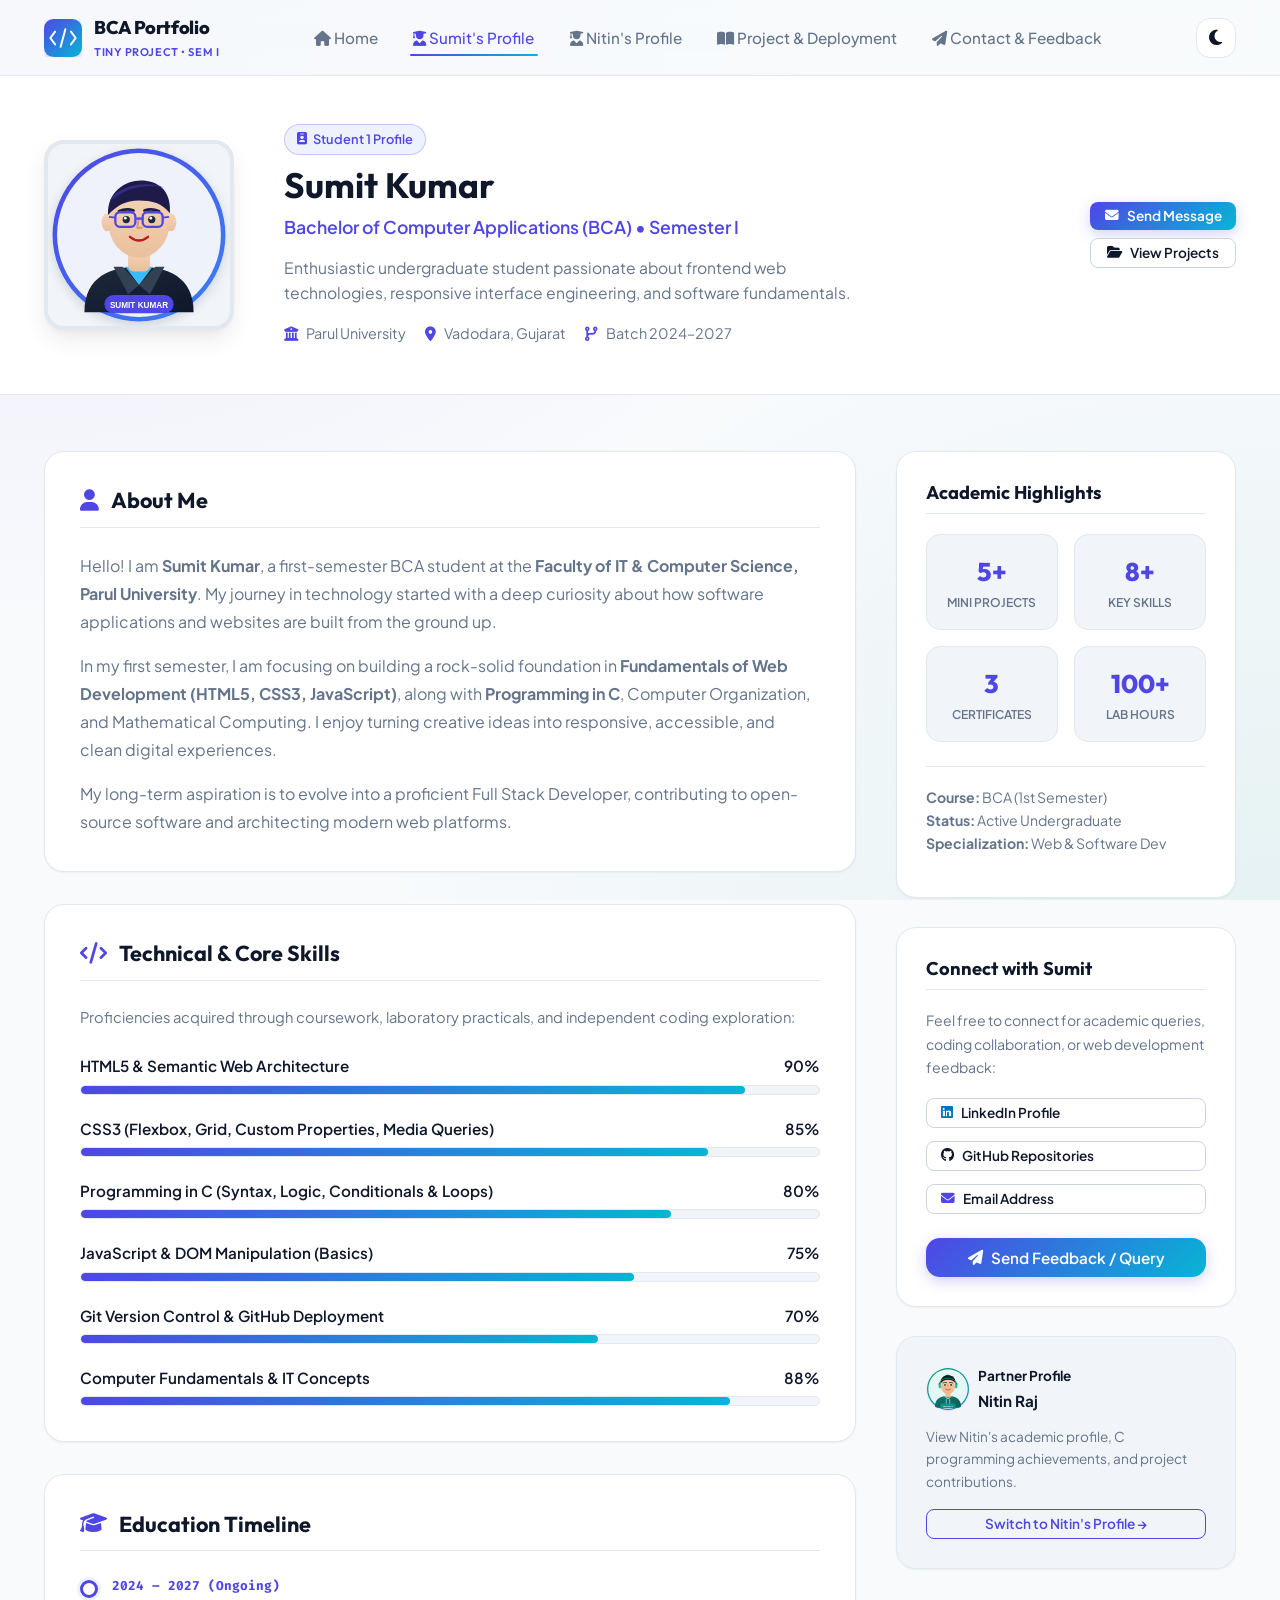
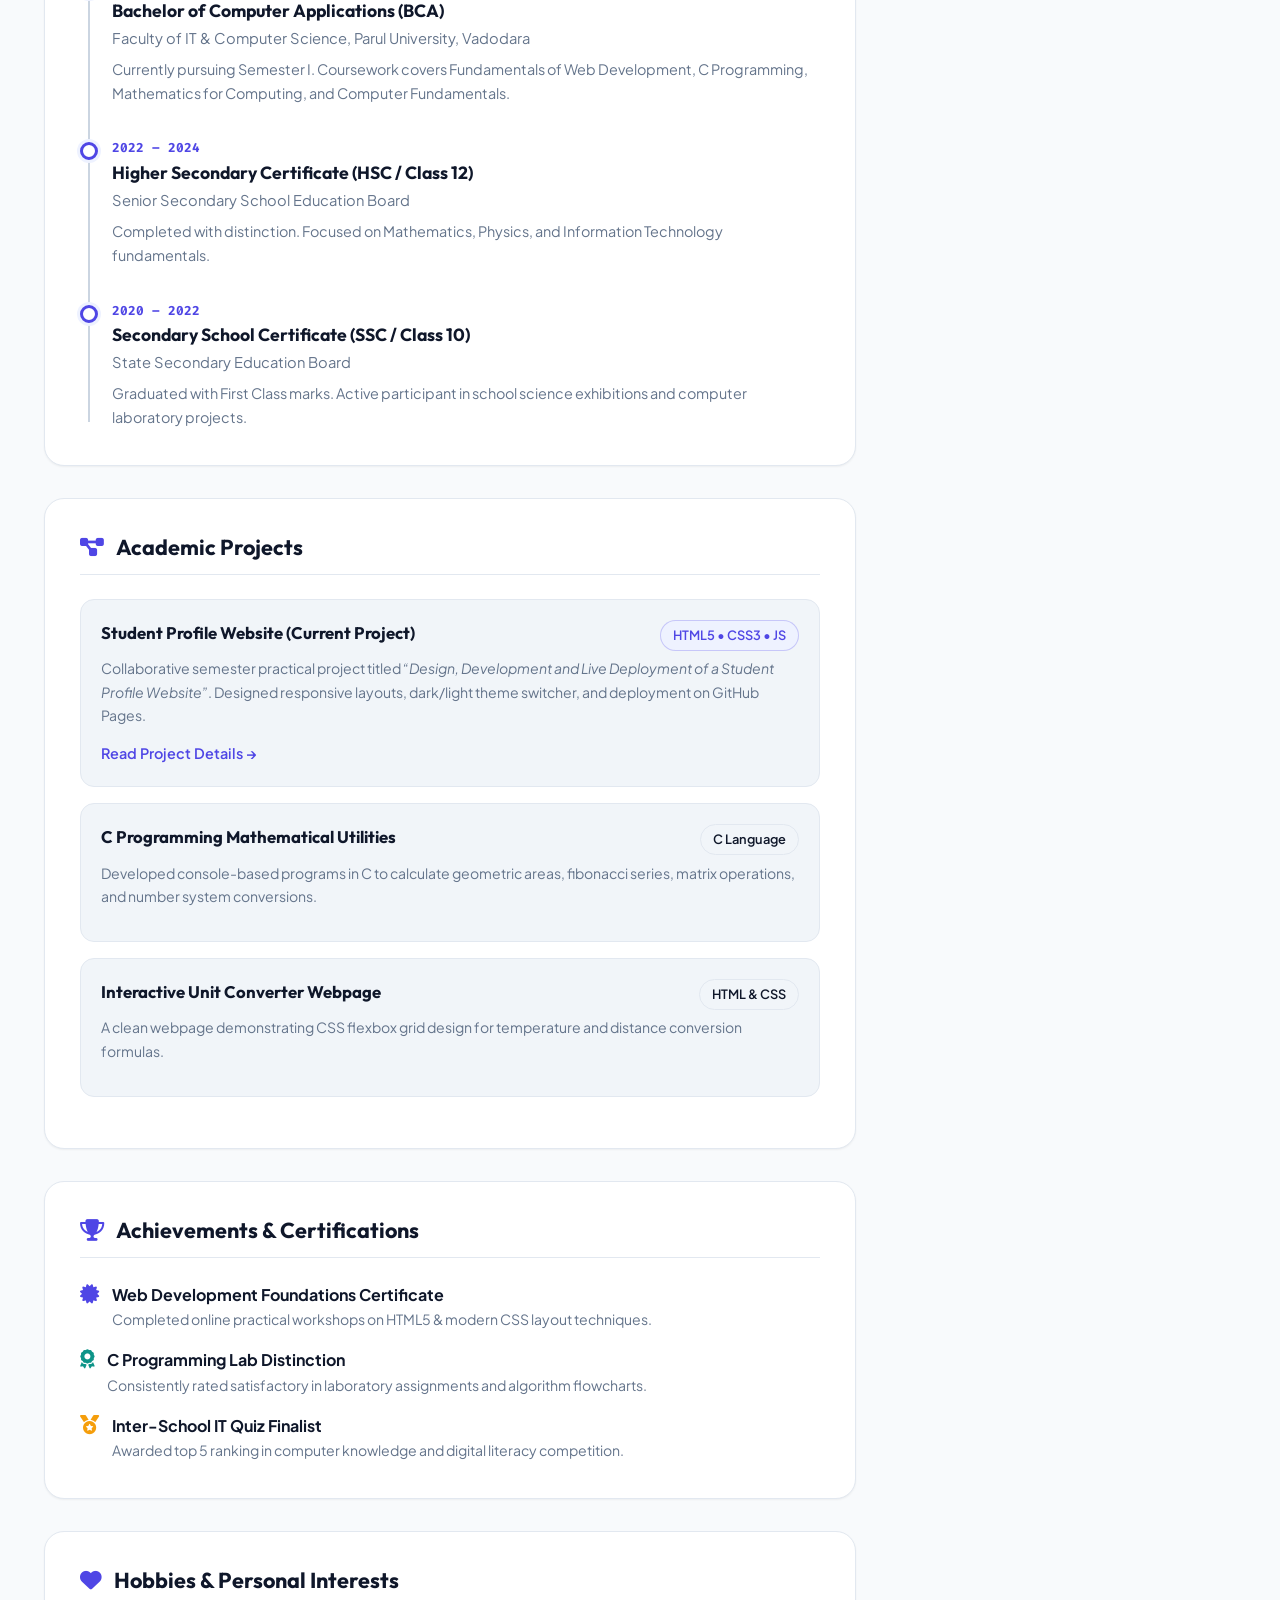
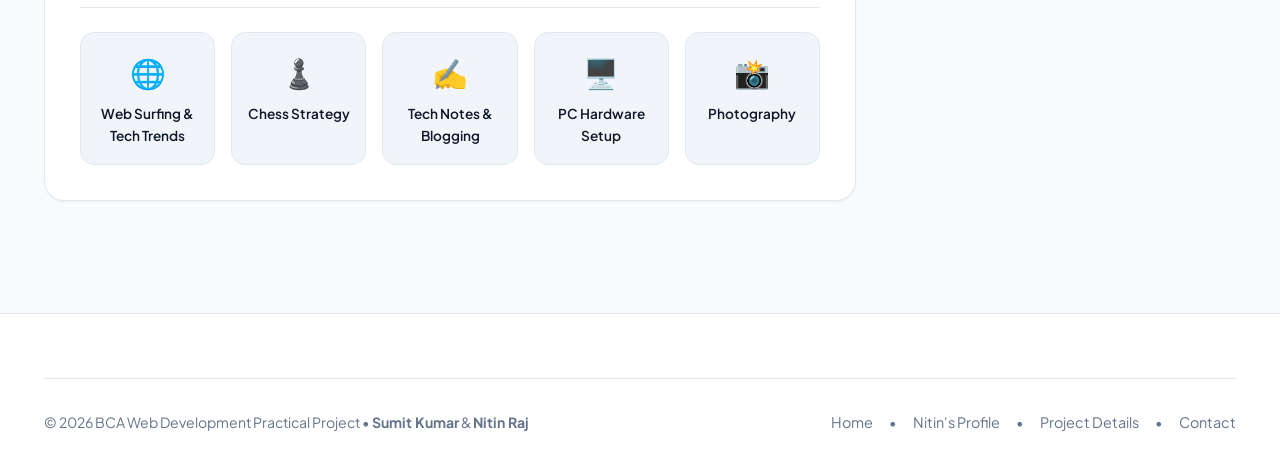
<file: web development project/sumit.html>
<!DOCTYPE html>
<html lang="en" data-theme="light">
<head>
  <meta charset="UTF-8">
  <meta name="viewport" content="width=device-width, initial-scale=1.0">
  <title>Sumit Kumar | BCA Semester I Student Profile</title>
  <meta name="description" content="Academic Profile of Sumit Kumar, 1st Semester BCA Student, Faculty of IT & Computer Science, Parul University.">
  
  <link rel="icon" type="image/svg+xml" href="assets/images/logo.svg">
  <link rel="stylesheet" href="https://cdnjs.cloudflare.com/ajax/libs/font-awesome/6.5.1/css/all.min.css">
  <link rel="stylesheet" href="assets/css/style.css">
</head>
<body>

  <!-- Site Header & Navigation -->
  <header class="site-header">
    <div class="container header-inner">
      <a href="index.html" class="brand-logo">
        <img src="assets/images/logo.svg" alt="Project Logo" width="38" height="38">
        <div class="brand-text">
          <span class="brand-title">BCA Portfolio</span>
          <span class="brand-badge">Tiny Project • Sem I</span>
        </div>
      </a>

      <nav class="main-nav" id="mainNav">
        <a href="index.html" class="nav-link"><i class="fas fa-home"></i> Home</a>
        <a href="sumit.html" class="nav-link active"><i class="fas fa-user-graduate"></i> Sumit's Profile</a>
        <a href="nitin.html" class="nav-link"><i class="fas fa-user-graduate"></i> Nitin's Profile</a>
        <a href="project.html" class="nav-link"><i class="fas fa-book-open"></i> Project &amp; Deployment</a>
        <a href="contact.html" class="nav-link"><i class="fas fa-paper-plane"></i> Contact &amp; Feedback</a>
      </nav>

      <div class="nav-actions">
        <button id="themeToggleBtn" class="theme-toggle-btn" aria-label="Toggle dark/light theme" title="Toggle theme">
          <i class="fas fa-moon"></i>
        </button>
        <button id="mobileMenuToggle" class="mobile-menu-toggle" aria-label="Toggle navigation menu" aria-expanded="false">
          <i class="fas fa-bars"></i>
        </button>
      </div>
    </div>
  </header>

  <!-- Profile Hero Banner -->
  <section class="profile-hero">
    <div class="container">
      <div class="profile-hero-grid">
        <img src="assets/images/sumit-avatar.svg" alt="Sumit Kumar" class="profile-big-avatar">
        
        <div class="profile-hero-info">
          <div class="badge badge-primary" style="margin-bottom: 0.5rem;">
            <i class="fas fa-id-badge"></i> Student 1 Profile
          </div>
          <h1 class="profile-title">Sumit Kumar</h1>
          <p class="profile-subtitle">Bachelor of Computer Applications (BCA) • Semester I</p>
          <p style="max-width: 600px; font-size: 0.98rem;">
            Enthusiastic undergraduate student passionate about frontend web technologies, responsive interface engineering, and software fundamentals.
          </p>

          <div class="profile-quick-facts">
            <div class="fact-item">
              <i class="fas fa-university"></i> Parul University
            </div>
            <div class="fact-item">
              <i class="fas fa-map-marker-alt"></i> Vadodara, Gujarat
            </div>
            <div class="fact-item">
              <i class="fas fa-code-branch"></i> Batch 2024–2027
            </div>
          </div>
        </div>

        <div class="flex gap-1" style="flex-direction: column;">
          <a href="contact.html?recipient=sumit" class="btn btn-primary btn-sm">
            <i class="fas fa-envelope"></i> Send Message
          </a>
          <a href="#projects" class="btn btn-secondary btn-sm">
            <i class="fas fa-folder-open"></i> View Projects
          </a>
        </div>
      </div>
    </div>
  </section>

  <!-- Profile Main Content -->
  <main class="container" style="margin-bottom: 5rem;">
    <div class="profile-content-grid">
      <!-- Left Column: Detailed Sections -->
      <div>
        <!-- About Me Section -->
        <section class="profile-section-card">
          <h2 class="profile-card-title">
            <i class="fas fa-user"></i> About Me
          </h2>
          <p style="margin-bottom: 1rem; line-height: 1.75;">
            Hello! I am <strong>Sumit Kumar</strong>, a first-semester BCA student at the <strong>Faculty of IT &amp; Computer Science, Parul University</strong>. My journey in technology started with a deep curiosity about how software applications and websites are built from the ground up.
          </p>
          <p style="margin-bottom: 1rem; line-height: 1.75;">
            In my first semester, I am focusing on building a rock-solid foundation in <strong>Fundamentals of Web Development (HTML5, CSS3, JavaScript)</strong>, along with <strong>Programming in C</strong>, Computer Organization, and Mathematical Computing. I enjoy turning creative ideas into responsive, accessible, and clean digital experiences.
          </p>
          <p style="line-height: 1.75;">
            My long-term aspiration is to evolve into a proficient Full Stack Developer, contributing to open-source software and architecting modern web platforms.
          </p>
        </section>

        <!-- Technical Skills Section with Progress Bars -->
        <section class="profile-section-card">
          <h2 class="profile-card-title">
            <i class="fas fa-code"></i> Technical &amp; Core Skills
          </h2>
          <p style="font-size: 0.92rem; margin-bottom: 1.5rem;">
            Proficiencies acquired through coursework, laboratory practicals, and independent coding exploration:
          </p>

          <div class="skills-list">
            <!-- Skill 1 -->
            <div>
              <div class="skill-item-header">
                <span>HTML5 &amp; Semantic Web Architecture</span>
                <span>90%</span>
              </div>
              <div class="skill-bar-track">
                <div class="skill-bar-fill" data-level="90%"></div>
              </div>
            </div>

            <!-- Skill 2 -->
            <div>
              <div class="skill-item-header">
                <span>CSS3 (Flexbox, Grid, Custom Properties, Media Queries)</span>
                <span>85%</span>
              </div>
              <div class="skill-bar-track">
                <div class="skill-bar-fill" data-level="85%"></div>
              </div>
            </div>

            <!-- Skill 3 -->
            <div>
              <div class="skill-item-header">
                <span>Programming in C (Syntax, Logic, Conditionals &amp; Loops)</span>
                <span>80%</span>
              </div>
              <div class="skill-bar-track">
                <div class="skill-bar-fill" data-level="80%"></div>
              </div>
            </div>

            <!-- Skill 4 -->
            <div>
              <div class="skill-item-header">
                <span>JavaScript &amp; DOM Manipulation (Basics)</span>
                <span>75%</span>
              </div>
              <div class="skill-bar-track">
                <div class="skill-bar-fill" data-level="75%"></div>
              </div>
            </div>

            <!-- Skill 5 -->
            <div>
              <div class="skill-item-header">
                <span>Git Version Control &amp; GitHub Deployment</span>
                <span>70%</span>
              </div>
              <div class="skill-bar-track">
                <div class="skill-bar-fill" data-level="70%"></div>
              </div>
            </div>

            <!-- Skill 6 -->
            <div>
              <div class="skill-item-header">
                <span>Computer Fundamentals &amp; IT Concepts</span>
                <span>88%</span>
              </div>
              <div class="skill-bar-track">
                <div class="skill-bar-fill" data-level="88%"></div>
              </div>
            </div>
          </div>
        </section>

        <!-- Education History Timeline -->
        <section class="profile-section-card">
          <h2 class="profile-card-title">
            <i class="fas fa-graduation-cap"></i> Education Timeline
          </h2>

          <div class="timeline">
            <!-- Item 1 -->
            <div class="timeline-item">
              <div class="timeline-dot"></div>
              <div class="timeline-year">2024 – 2027 (Ongoing)</div>
              <h3 class="timeline-degree">Bachelor of Computer Applications (BCA)</h3>
              <div class="timeline-institute">Faculty of IT &amp; Computer Science, Parul University, Vadodara</div>
              <p class="timeline-desc">
                Currently pursuing Semester I. Coursework covers Fundamentals of Web Development, C Programming, Mathematics for Computing, and Computer Fundamentals.
              </p>
            </div>

            <!-- Item 2 -->
            <div class="timeline-item">
              <div class="timeline-dot"></div>
              <div class="timeline-year">2022 – 2024</div>
              <h3 class="timeline-degree">Higher Secondary Certificate (HSC / Class 12)</h3>
              <div class="timeline-institute">Senior Secondary School Education Board</div>
              <p class="timeline-desc">
                Completed with distinction. Focused on Mathematics, Physics, and Information Technology fundamentals.
              </p>
            </div>

            <!-- Item 3 -->
            <div class="timeline-item">
              <div class="timeline-dot"></div>
              <div class="timeline-year">2020 – 2022</div>
              <h3 class="timeline-degree">Secondary School Certificate (SSC / Class 10)</h3>
              <div class="timeline-institute">State Secondary Education Board</div>
              <p class="timeline-desc">
                Graduated with First Class marks. Active participant in school science exhibitions and computer laboratory projects.
              </p>
            </div>
          </div>
        </section>

        <!-- Academic Projects -->
        <section class="profile-section-card" id="projects">
          <h2 class="profile-card-title">
            <i class="fas fa-project-diagram"></i> Academic Projects
          </h2>

          <div class="project-mini-card">
            <div class="flex-between items-center" style="margin-bottom: 0.4rem;">
              <h4 class="project-mini-title">Student Profile Website (Current Project)</h4>
              <span class="badge badge-primary">HTML5 • CSS3 • JS</span>
            </div>
            <p class="project-mini-desc">
              Collaborative semester practical project titled <em>“Design, Development and Live Deployment of a Student Profile Website”</em>. Designed responsive layouts, dark/light theme switcher, and deployment on GitHub Pages.
            </p>
            <a href="project.html" class="footer-link" style="color: var(--primary); font-weight: 600;">
              Read Project Details &rarr;
            </a>
          </div>

          <div class="project-mini-card">
            <div class="flex-between items-center" style="margin-bottom: 0.4rem;">
              <h4 class="project-mini-title">C Programming Mathematical Utilities</h4>
              <span class="badge">C Language</span>
            </div>
            <p class="project-mini-desc">
              Developed console-based programs in C to calculate geometric areas, fibonacci series, matrix operations, and number system conversions.
            </p>
          </div>

          <div class="project-mini-card">
            <div class="flex-between items-center" style="margin-bottom: 0.4rem;">
              <h4 class="project-mini-title">Interactive Unit Converter Webpage</h4>
              <span class="badge">HTML &amp; CSS</span>
            </div>
            <p class="project-mini-desc">
              A clean webpage demonstrating CSS flexbox grid design for temperature and distance conversion formulas.
            </p>
          </div>
        </section>

        <!-- Achievements & Certifications -->
        <section class="profile-section-card">
          <h2 class="profile-card-title">
            <i class="fas fa-trophy"></i> Achievements &amp; Certifications
          </h2>

          <ul style="display: flex; flex-direction: column; gap: 1rem;">
            <li style="display: flex; gap: 0.8rem; align-items: flex-start;">
              <i class="fas fa-certificate" style="color: var(--primary); font-size: 1.2rem; margin-top: 3px;"></i>
              <div>
                <strong>Web Development Foundations Certificate</strong>
                <p style="font-size: 0.88rem;">Completed online practical workshops on HTML5 &amp; modern CSS layout techniques.</p>
              </div>
            </li>

            <li style="display: flex; gap: 0.8rem; align-items: flex-start;">
              <i class="fas fa-award" style="color: var(--secondary); font-size: 1.2rem; margin-top: 3px;"></i>
              <div>
                <strong>C Programming Lab Distinction</strong>
                <p style="font-size: 0.88rem;">Consistently rated satisfactory in laboratory assignments and algorithm flowcharts.</p>
              </div>
            </li>

            <li style="display: flex; gap: 0.8rem; align-items: flex-start;">
              <i class="fas fa-medal" style="color: var(--accent); font-size: 1.2rem; margin-top: 3px;"></i>
              <div>
                <strong>Inter-School IT Quiz Finalist</strong>
                <p style="font-size: 0.88rem;">Awarded top 5 ranking in computer knowledge and digital literacy competition.</p>
              </div>
            </li>
          </ul>
        </section>

        <!-- Hobbies & Extracurriculars -->
        <section class="profile-section-card">
          <h2 class="profile-card-title">
            <i class="fas fa-heart"></i> Hobbies &amp; Personal Interests
          </h2>

          <div class="hobbies-grid">
            <div class="hobby-card">
              <div class="hobby-icon">🌐</div>
              <div class="hobby-title">Web Surfing &amp; Tech Trends</div>
            </div>

            <div class="hobby-card">
              <div class="hobby-icon">♟️</div>
              <div class="hobby-title">Chess Strategy</div>
            </div>

            <div class="hobby-card">
              <div class="hobby-icon">✍️</div>
              <div class="hobby-title">Tech Notes &amp; Blogging</div>
            </div>

            <div class="hobby-card">
              <div class="hobby-icon">🖥️</div>
              <div class="hobby-title">PC Hardware Setup</div>
            </div>

            <div class="hobby-card">
              <div class="hobby-icon">📸</div>
              <div class="hobby-title">Photography</div>
            </div>
          </div>
        </section>
      </div>

      <!-- Right Column: Sticky Sidebar -->
      <aside class="profile-sidebar">
        <!-- Academic Summary Card -->
        <div class="sidebar-card">
          <h3 class="sidebar-title">Academic Highlights</h3>
          
          <div class="stats-grid">
            <div class="stat-box">
              <div class="stat-number" data-target="5" data-suffix="+">0</div>
              <div class="stat-label">Mini Projects</div>
            </div>
            <div class="stat-box">
              <div class="stat-number" data-target="8" data-suffix="+">0</div>
              <div class="stat-label">Key Skills</div>
            </div>
            <div class="stat-box">
              <div class="stat-number" data-target="3" data-suffix="">0</div>
              <div class="stat-label">Certificates</div>
            </div>
            <div class="stat-box">
              <div class="stat-number" data-target="100" data-suffix="+">0</div>
              <div class="stat-label">Lab Hours</div>
            </div>
          </div>

          <div style="border-top: 1px solid var(--border-color); padding-top: 1.2rem;">
            <p style="font-size: 0.88rem; margin-bottom: 0.8rem;">
              <strong>Course:</strong> BCA (1st Semester)<br>
              <strong>Status:</strong> Active Undergraduate<br>
              <strong>Specialization:</strong> Web &amp; Software Dev
            </p>
          </div>
        </div>

        <!-- Social & Contact Card -->
        <div class="sidebar-card">
          <h3 class="sidebar-title">Connect with Sumit</h3>
          <p style="font-size: 0.88rem; margin-bottom: 1.2rem;">
            Feel free to connect for academic queries, coding collaboration, or web development feedback:
          </p>

          <div style="display: flex; flex-direction: column; gap: 0.8rem; margin-bottom: 1.5rem;">
            <a href="https://linkedin.com" target="_blank" rel="noopener noreferrer" class="btn btn-secondary btn-sm" style="justify-content: flex-start;">
              <i class="fab fa-linkedin" style="color: #0077b5;"></i> LinkedIn Profile
            </a>
            <a href="https://github.com" target="_blank" rel="noopener noreferrer" class="btn btn-secondary btn-sm" style="justify-content: flex-start;">
              <i class="fab fa-github"></i> GitHub Repositories
            </a>
            <a href="mailto:sumit.student@example.com" class="btn btn-secondary btn-sm" style="justify-content: flex-start;">
              <i class="fas fa-envelope" style="color: var(--primary);"></i> Email Address
            </a>
          </div>

          <a href="contact.html?recipient=sumit" class="btn btn-primary" style="width: 100%;">
            <i class="fas fa-paper-plane"></i> Send Feedback / Query
          </a>
        </div>

        <!-- Partner Profile Switcher -->
        <div class="sidebar-card" style="background: var(--bg-subtle);">
          <div class="flex items-center gap-1" style="margin-bottom: 0.8rem;">
            <img src="assets/images/nitin-avatar.svg" alt="Nitin Raj" style="width: 44px; height: 44px; border-radius: 50%;">
            <div>
              <div style="font-size: 0.85rem; font-weight: 700;">Partner Profile</div>
              <div style="font-size: 0.95rem; font-weight: 700;">Nitin Raj</div>
            </div>
          </div>
          <p style="font-size: 0.85rem; margin-bottom: 1rem;">
            View Nitin's academic profile, C programming achievements, and project contributions.
          </p>
          <a href="nitin.html" class="btn btn-outline-primary btn-sm" style="width: 100%;">
            Switch to Nitin's Profile &rarr;
          </a>
        </div>
      </aside>
    </div>
  </main>

  <!-- Site Footer -->
  <footer class="site-footer">
    <div class="container">
      <div class="footer-bottom">
        <div>
          &copy; 2026 BCA Web Development Practical Project • <strong>Sumit Kumar</strong> &amp; <strong>Nitin Raj</strong>
        </div>
        <div class="flex gap-2 items-center">
          <a href="index.html" class="footer-link">Home</a>
          <span>•</span>
          <a href="nitin.html" class="footer-link">Nitin's Profile</a>
          <span>•</span>
          <a href="project.html" class="footer-link">Project Details</a>
          <span>•</span>
          <a href="contact.html" class="footer-link">Contact</a>
        </div>
      </div>
    </div>
  </footer>

  <script src="assets/js/main.js"></script>
</body>
</html>
</file>
<file: web development project/assets/css/style.css>
/* ==========================================================================
   BCA Semester I - Student Profile Website Design System
   Project: Design, Development and Live Deployment of a Student Profile Website
   Authors: Sumit Kumar & Nitin Raj
   ========================================================================== */

/* Google Fonts Import */
@import url('https://fonts.googleapis.com/css2?family=Outfit:wght@400;500;600;700;800&family=Plus+Jakarta+Sans:wght@300;400;500;600;700&family=Fira+Code:wght@400;500&display=swap');

:root {
  /* Brand Palettes */
  --primary: #4f46e5;
  --primary-hover: #4338ca;
  --primary-light: #eef2ff;
  --primary-glow: rgba(79, 70, 229, 0.25);
  
  --secondary: #0d9488;
  --secondary-hover: #0f766e;
  --secondary-light: #f0fdfa;
  
  --accent: #f59e0b;
  --accent-light: #fef3c7;
  
  --success: #10b981;
  --danger: #ef4444;
  --info: #0284c7;

  /* Light Theme (Default) */
  --bg-body: #f8fafc;
  --bg-surface: #ffffff;
  --bg-surface-elevated: #ffffff;
  --bg-subtle: #f1f5f9;
  --bg-card-hover: #ffffff;
  
  --text-main: #0f172a;
  --text-muted: #64748b;
  --text-inverse: #ffffff;
  
  --border-color: #e2e8f0;
  --border-highlight: #cbd5e1;
  
  --shadow-sm: 0 1px 2px 0 rgba(0, 0, 0, 0.05);
  --shadow-md: 0 4px 6px -1px rgba(0, 0, 0, 0.08), 0 2px 4px -2px rgba(0, 0, 0, 0.05);
  --shadow-lg: 0 10px 25px -3px rgba(0, 0, 0, 0.1), 0 4px 6px -4px rgba(0, 0, 0, 0.05);
  --shadow-xl: 0 20px 35px -5px rgba(0, 0, 0, 0.12), 0 8px 10px -6px rgba(0, 0, 0, 0.08);

  --gradient-primary: linear-gradient(135deg, #4f46e5 0%, #06b6d4 100%);
  --gradient-secondary: linear-gradient(135deg, #0d9488 0%, #3b82f6 100%);
  --gradient-accent: linear-gradient(135deg, #f59e0b 0%, #ef4444 100%);
  --gradient-mesh: radial-gradient(at 0% 0%, rgba(79, 70, 229, 0.08) 0px, transparent 50%),
                   radial-gradient(at 100% 100%, rgba(13, 148, 136, 0.08) 0px, transparent 50%);

  --radius-sm: 8px;
  --radius-md: 14px;
  --radius-lg: 20px;
  --radius-full: 9999px;

  --transition-fast: 0.18s ease;
  --transition-normal: 0.3s cubic-bezier(0.4, 0, 0.2, 1);
  --transition-slow: 0.5s cubic-bezier(0.4, 0, 0.2, 1);

  --font-heading: 'Outfit', sans-serif;
  --font-body: 'Plus Jakarta Sans', sans-serif;
  --font-code: 'Fira Code', monospace;
  --header-height: 76px;
}

/* Dark Theme Overrides */
[data-theme="dark"] {
  --bg-body: #090d16;
  --bg-surface: #111827;
  --bg-surface-elevated: #1e293b;
  --bg-subtle: #1e293b;
  --bg-card-hover: #192233;
  
  --text-main: #f1f5f9;
  --text-muted: #94a3b8;
  --text-inverse: #090d16;
  
  --border-color: #1e293b;
  --border-highlight: #334155;
  
  --primary-light: rgba(79, 70, 229, 0.15);
  --secondary-light: rgba(13, 148, 136, 0.15);
  --accent-light: rgba(245, 158, 11, 0.15);
  
  --shadow-sm: 0 1px 3px rgba(0, 0, 0, 0.4);
  --shadow-md: 0 4px 12px rgba(0, 0, 0, 0.5);
  --shadow-lg: 0 10px 28px rgba(0, 0, 0, 0.6);
  --shadow-xl: 0 20px 40px rgba(0, 0, 0, 0.7);

  --gradient-mesh: radial-gradient(at 0% 0%, rgba(79, 70, 229, 0.18) 0px, transparent 50%),
                   radial-gradient(at 100% 100%, rgba(13, 148, 136, 0.15) 0px, transparent 50%);
}

/* ==========================================================================
   Base & Reset Styles
   ========================================================================== */
*, *::before, *::after {
  box-sizing: border-box;
  margin: 0;
  padding: 0;
}

html {
  scroll-behavior: smooth;
  font-size: 16px;
}

body {
  font-family: var(--font-body);
  background-color: var(--bg-body);
  color: var(--text-main);
  background-image: var(--gradient-mesh);
  background-attachment: fixed;
  line-height: 1.65;
  min-height: 100vh;
  display: flex;
  flex-direction: column;
  transition: background-color var(--transition-normal), color var(--transition-normal);
  -webkit-font-smoothing: antialiased;
}

img, svg {
  display: block;
  max-width: 100%;
}

a {
  color: inherit;
  text-decoration: none;
  transition: color var(--transition-fast);
}

ul, ol {
  list-style: none;
}

button, input, textarea, select {
  font-family: inherit;
  font-size: inherit;
}

/* Typography */
h1, h2, h3, h4, h5, h6 {
  font-family: var(--font-heading);
  color: var(--text-main);
  line-height: 1.25;
  font-weight: 700;
}

h1 { font-size: clamp(2.2rem, 5vw, 3.4rem); }
h2 { font-size: clamp(1.8rem, 3.5vw, 2.4rem); }
h3 { font-size: clamp(1.3rem, 2.5vw, 1.7rem); }
h4 { font-size: 1.15rem; }

p {
  color: var(--text-muted);
}

.text-gradient {
  background: var(--gradient-primary);
  -webkit-background-clip: text;
  -webkit-text-fill-color: transparent;
  display: inline-block;
}

.text-gradient-secondary {
  background: var(--gradient-secondary);
  -webkit-background-clip: text;
  -webkit-text-fill-color: transparent;
  display: inline-block;
}

/* ==========================================================================
   Layout Containers & Utilities
   ========================================================================== */
.container {
  width: 100%;
  max-width: 1240px;
  margin-left: auto;
  margin-right: auto;
  padding-left: 1.5rem;
  padding-right: 1.5rem;
}

.container-narrow {
  max-width: 900px;
}

.section {
  padding-top: 5rem;
  padding-bottom: 5rem;
  position: relative;
}

.section-title-wrap {
  text-align: center;
  max-width: 680px;
  margin: 0 auto 3.5rem auto;
}

.section-tag {
  display: inline-flex;
  align-items: center;
  gap: 0.4rem;
  font-size: 0.85rem;
  font-weight: 700;
  text-transform: uppercase;
  letter-spacing: 0.08em;
  padding: 0.35rem 0.9rem;
  border-radius: var(--radius-full);
  background: var(--primary-light);
  color: var(--primary);
  margin-bottom: 0.8rem;
  border: 1px solid rgba(79, 70, 229, 0.2);
}

.section-tag.secondary {
  background: var(--secondary-light);
  color: var(--secondary);
  border-color: rgba(13, 148, 136, 0.2);
}

.section-subtitle {
  font-size: 1.05rem;
  margin-top: 0.75rem;
}

/* Flex & Grid Helpers */
.grid {
  display: grid;
  gap: 2rem;
}

.grid-2 {
  grid-template-columns: repeat(2, 1fr);
}

.grid-3 {
  grid-template-columns: repeat(3, 1fr);
}

.grid-4 {
  grid-template-columns: repeat(4, 1fr);
}

.flex {
  display: flex;
}

.flex-center {
  display: flex;
  align-items: center;
  justify-content: center;
}

.flex-between {
  display: flex;
  align-items: center;
  justify-content: space-between;
}

.items-center {
  align-items: center;
}

.gap-1 { gap: 0.5rem; }
.gap-2 { gap: 1rem; }
.gap-3 { gap: 1.5rem; }

/* ==========================================================================
   Buttons & Badges
   ========================================================================== */
.btn {
  display: inline-flex;
  align-items: center;
  justify-content: center;
  gap: 0.5rem;
  padding: 0.75rem 1.6rem;
  border-radius: var(--radius-md);
  font-weight: 600;
  font-size: 0.95rem;
  cursor: pointer;
  border: none;
  transition: all var(--transition-normal);
  text-decoration: none;
  line-height: 1;
}

.btn-primary {
  background: var(--gradient-primary);
  color: #ffffff;
  box-shadow: 0 4px 14px var(--primary-glow);
}

.btn-primary:hover {
  transform: translateY(-2px);
  box-shadow: 0 8px 22px var(--primary-glow);
  color: #ffffff;
}

.btn-secondary {
  background: var(--bg-surface);
  color: var(--text-main);
  border: 1px solid var(--border-highlight);
}

.btn-secondary:hover {
  background: var(--bg-subtle);
  border-color: var(--primary);
  color: var(--primary);
  transform: translateY(-2px);
}

.btn-outline-primary {
  background: transparent;
  color: var(--primary);
  border: 1.5px solid var(--primary);
}

.btn-outline-primary:hover {
  background: var(--primary);
  color: #ffffff;
  transform: translateY(-2px);
}

.btn-sm {
  padding: 0.45rem 0.9rem;
  font-size: 0.85rem;
  border-radius: var(--radius-sm);
}

.badge {
  display: inline-flex;
  align-items: center;
  gap: 0.35rem;
  padding: 0.25rem 0.75rem;
  border-radius: var(--radius-full);
  font-size: 0.8rem;
  font-weight: 600;
  background: var(--bg-subtle);
  color: var(--text-main);
  border: 1px solid var(--border-color);
}

.badge-primary {
  background: var(--primary-light);
  color: var(--primary);
  border-color: rgba(79, 70, 229, 0.25);
}

.badge-secondary {
  background: var(--secondary-light);
  color: var(--secondary);
  border-color: rgba(13, 148, 136, 0.25);
}

/* ==========================================================================
   Header & Navigation
   ========================================================================== */
.site-header {
  position: sticky;
  top: 0;
  z-index: 1000;
  height: var(--header-height);
  background: rgba(248, 250, 252, 0.82);
  backdrop-filter: blur(14px);
  -webkit-backdrop-filter: blur(14px);
  border-bottom: 1px solid var(--border-color);
  transition: background-color var(--transition-normal), border-color var(--transition-normal);
}

[data-theme="dark"] .site-header {
  background: rgba(9, 13, 22, 0.82);
}

.header-inner {
  display: flex;
  align-items: center;
  justify-content: space-between;
  height: 100%;
}

.brand-logo {
  display: flex;
  align-items: center;
  gap: 0.75rem;
  font-weight: 800;
  font-size: 1.25rem;
  font-family: var(--font-heading);
  color: var(--text-main);
}

.brand-logo img {
  width: 38px;
  height: 38px;
}

.brand-text {
  display: flex;
  flex-direction: column;
}

.brand-title {
  font-size: 1.15rem;
  font-weight: 800;
  letter-spacing: -0.02em;
}

.brand-badge {
  font-size: 0.7rem;
  font-weight: 600;
  color: var(--primary);
  letter-spacing: 0.05em;
  text-transform: uppercase;
}

.main-nav {
  display: flex;
  align-items: center;
  gap: 1.8rem;
}

.nav-link {
  font-weight: 500;
  font-size: 0.95rem;
  color: var(--text-muted);
  position: relative;
  padding: 0.4rem 0.2rem;
  transition: color var(--transition-fast);
}

.nav-link:hover,
.nav-link.active {
  color: var(--primary);
}

.nav-link.active::after {
  content: '';
  position: absolute;
  bottom: 0;
  left: 0;
  width: 100%;
  height: 2.5px;
  background: var(--gradient-primary);
  border-radius: var(--radius-full);
}

.nav-actions {
  display: flex;
  align-items: center;
  gap: 0.75rem;
}

/* Theme Switcher Button */
.theme-toggle-btn {
  background: var(--bg-surface);
  border: 1px solid var(--border-color);
  color: var(--text-main);
  width: 40px;
  height: 40px;
  border-radius: var(--radius-md);
  display: flex;
  align-items: center;
  justify-content: center;
  cursor: pointer;
  font-size: 1.1rem;
  transition: all var(--transition-fast);
}

.theme-toggle-btn:hover {
  background: var(--bg-subtle);
  border-color: var(--primary);
  color: var(--primary);
}

.mobile-menu-toggle {
  display: none;
  background: var(--bg-surface);
  border: 1px solid var(--border-color);
  color: var(--text-main);
  width: 40px;
  height: 40px;
  border-radius: var(--radius-md);
  align-items: center;
  justify-content: center;
  cursor: pointer;
  font-size: 1.2rem;
}

/* ==========================================================================
   Hero Section
   ========================================================================== */
.hero-section {
  padding: 5rem 0 4rem 0;
  overflow: hidden;
  position: relative;
}

.hero-content {
  text-align: center;
  max-width: 860px;
  margin: 0 auto;
}

.hero-pill {
  display: inline-flex;
  align-items: center;
  gap: 0.6rem;
  background: var(--bg-surface);
  border: 1px solid var(--border-color);
  padding: 0.4rem 1rem;
  border-radius: var(--radius-full);
  font-size: 0.88rem;
  font-weight: 600;
  color: var(--text-main);
  box-shadow: var(--shadow-sm);
  margin-bottom: 1.5rem;
}

.hero-pill .dot {
  width: 8px;
  height: 8px;
  background: var(--success);
  border-radius: 50%;
  animation: pulse 2s infinite;
}

@keyframes pulse {
  0% { transform: scale(0.95); box-shadow: 0 0 0 0 rgba(16, 185, 129, 0.7); }
  70% { transform: scale(1); box-shadow: 0 0 0 8px rgba(16, 185, 129, 0); }
  100% { transform: scale(0.95); box-shadow: 0 0 0 0 rgba(16, 185, 129, 0); }
}

.hero-title {
  margin-bottom: 1.25rem;
  letter-spacing: -0.025em;
}

.hero-desc {
  font-size: 1.2rem;
  max-width: 720px;
  margin: 0 auto 2.2rem auto;
  line-height: 1.7;
}

.hero-actions {
  display: flex;
  align-items: center;
  justify-content: center;
  flex-wrap: wrap;
  gap: 1rem;
  margin-bottom: 3.5rem;
}

.hero-meta-strip {
  display: flex;
  align-items: center;
  justify-content: center;
  flex-wrap: wrap;
  gap: 2rem;
  padding: 1.2rem 2rem;
  background: var(--bg-surface);
  border: 1px solid var(--border-color);
  border-radius: var(--radius-lg);
  box-shadow: var(--shadow-sm);
}

.meta-item {
  display: flex;
  align-items: center;
  gap: 0.75rem;
  text-align: left;
}

.meta-icon {
  font-size: 1.4rem;
  color: var(--primary);
  background: var(--primary-light);
  width: 44px;
  height: 44px;
  display: flex;
  align-items: center;
  justify-content: center;
  border-radius: var(--radius-md);
}

.meta-info-title {
  font-size: 0.75rem;
  text-transform: uppercase;
  color: var(--text-muted);
  font-weight: 700;
  letter-spacing: 0.05em;
}

.meta-info-val {
  font-size: 0.95rem;
  font-weight: 700;
  color: var(--text-main);
}

/* ==========================================================================
   Student Profile Cards (Showcase)
   ========================================================================== */
.student-card {
  background: var(--bg-surface);
  border: 1px solid var(--border-color);
  border-radius: var(--radius-lg);
  overflow: hidden;
  box-shadow: var(--shadow-md);
  transition: all var(--transition-normal);
  display: flex;
  flex-direction: column;
  position: relative;
}

.student-card:hover {
  transform: translateY(-6px);
  box-shadow: var(--shadow-xl);
  border-color: var(--primary);
}

.card-banner {
  height: 110px;
  position: relative;
}

.card-banner.sumit-theme {
  background: linear-gradient(135deg, #4338ca 0%, #3b82f6 100%);
}

.card-banner.nitin-theme {
  background: linear-gradient(135deg, #0f766e 0%, #0284c7 100%);
}

.card-banner .role-pill {
  position: absolute;
  top: 1rem;
  right: 1rem;
  background: rgba(255, 255, 255, 0.2);
  backdrop-filter: blur(8px);
  color: #ffffff;
  padding: 0.3rem 0.8rem;
  border-radius: var(--radius-full);
  font-size: 0.78rem;
  font-weight: 600;
}

.card-body {
  padding: 0 1.8rem 1.8rem 1.8rem;
  display: flex;
  flex-direction: column;
  flex: 1;
}

.card-avatar-wrap {
  position: relative;
  margin-top: -55px;
  margin-bottom: 1rem;
  display: flex;
  align-items: flex-end;
  justify-content: space-between;
}

.card-avatar {
  width: 100px;
  height: 100px;
  border-radius: 50%;
  border: 4px solid var(--bg-surface);
  box-shadow: var(--shadow-md);
  background: var(--bg-surface);
  object-fit: cover;
}

.student-roll {
  font-size: 0.82rem;
  font-family: var(--font-code);
  background: var(--bg-subtle);
  padding: 0.3rem 0.6rem;
  border-radius: var(--radius-sm);
  color: var(--text-muted);
  border: 1px solid var(--border-color);
}

.student-name {
  font-size: 1.5rem;
  margin-bottom: 0.25rem;
}

.student-degree {
  font-size: 0.9rem;
  color: var(--primary);
  font-weight: 600;
  margin-bottom: 1rem;
}

.student-bio {
  font-size: 0.95rem;
  margin-bottom: 1.3rem;
  line-height: 1.6;
}

.skill-tags-group {
  margin-bottom: 1.5rem;
}

.skill-tags-title {
  font-size: 0.8rem;
  font-weight: 700;
  text-transform: uppercase;
  color: var(--text-muted);
  margin-bottom: 0.5rem;
  letter-spacing: 0.05em;
}

.skill-tags-list {
  display: flex;
  flex-wrap: wrap;
  gap: 0.45rem;
}

.skill-tag {
  font-size: 0.8rem;
  padding: 0.25rem 0.65rem;
  border-radius: var(--radius-sm);
  background: var(--bg-subtle);
  color: var(--text-main);
  border: 1px solid var(--border-color);
  font-weight: 500;
}

.card-footer-actions {
  margin-top: auto;
  display: flex;
  align-items: center;
  justify-content: space-between;
  padding-top: 1.2rem;
  border-top: 1px solid var(--border-color);
}

.social-links {
  display: flex;
  align-items: center;
  gap: 0.6rem;
}

.social-link {
  width: 36px;
  height: 36px;
  border-radius: var(--radius-md);
  background: var(--bg-subtle);
  border: 1px solid var(--border-color);
  color: var(--text-muted);
  display: flex;
  align-items: center;
  justify-content: center;
  font-size: 1rem;
  transition: all var(--transition-fast);
}

.social-link:hover {
  background: var(--primary);
  color: #ffffff;
  border-color: var(--primary);
  transform: translateY(-2px);
}

/* ==========================================================================
   Full Profile Page Layout & Components
   ========================================================================== */
.profile-hero {
  padding: 3rem 0;
  background: var(--bg-surface);
  border-bottom: 1px solid var(--border-color);
  margin-bottom: 3.5rem;
}

.profile-hero-grid {
  display: grid;
  grid-template-columns: 200px 1fr auto;
  gap: 2.5rem;
  align-items: center;
}

.profile-big-avatar {
  width: 190px;
  height: 190px;
  border-radius: var(--radius-lg);
  border: 4px solid var(--border-color);
  box-shadow: var(--shadow-lg);
  object-fit: cover;
  background: var(--bg-subtle);
}

.profile-hero-info .profile-title {
  font-size: 2.2rem;
  margin-bottom: 0.35rem;
}

.profile-hero-info .profile-subtitle {
  font-size: 1.1rem;
  color: var(--primary);
  font-weight: 600;
  margin-bottom: 0.8rem;
}

.profile-quick-facts {
  display: flex;
  flex-wrap: wrap;
  gap: 1.2rem;
  margin-top: 1rem;
}

.fact-item {
  display: flex;
  align-items: center;
  gap: 0.5rem;
  font-size: 0.9rem;
  color: var(--text-muted);
}

.fact-item i {
  color: var(--primary);
}

/* Profile Content Grid */
.profile-content-grid {
  display: grid;
  grid-template-columns: 1fr 340px;
  gap: 2.5rem;
}

.profile-section-card {
  background: var(--bg-surface);
  border: 1px solid var(--border-color);
  border-radius: var(--radius-lg);
  padding: 2.2rem;
  box-shadow: var(--shadow-sm);
  margin-bottom: 2rem;
}

.profile-card-title {
  display: flex;
  align-items: center;
  gap: 0.75rem;
  font-size: 1.35rem;
  margin-bottom: 1.5rem;
  padding-bottom: 0.8rem;
  border-bottom: 1px solid var(--border-color);
}

.profile-card-title i {
  color: var(--primary);
}

/* Interactive Skill Progress Bars */
.skills-list {
  display: flex;
  flex-direction: column;
  gap: 1.3rem;
}

.skill-item-header {
  display: flex;
  justify-content: space-between;
  font-size: 0.95rem;
  font-weight: 600;
  margin-bottom: 0.4rem;
}

.skill-bar-track {
  height: 10px;
  background: var(--bg-subtle);
  border-radius: var(--radius-full);
  overflow: hidden;
  border: 1px solid var(--border-color);
}

.skill-bar-fill {
  height: 100%;
  border-radius: var(--radius-full);
  background: var(--gradient-primary);
  transition: width 1.2s cubic-bezier(0.4, 0, 0.2, 1);
}

.skill-bar-fill.secondary {
  background: var(--gradient-secondary);
}

/* Education Timeline */
.timeline {
  position: relative;
  padding-left: 2rem;
}

.timeline::before {
  content: '';
  position: absolute;
  top: 8px;
  left: 8px;
  bottom: 8px;
  width: 2px;
  background: var(--border-highlight);
}

.timeline-item {
  position: relative;
  margin-bottom: 2rem;
}

.timeline-item:last-child {
  margin-bottom: 0;
}

.timeline-dot {
  position: absolute;
  top: 5px;
  left: -2rem;
  width: 18px;
  height: 18px;
  border-radius: 50%;
  background: var(--bg-surface);
  border: 3px solid var(--primary);
  box-shadow: 0 0 0 3px var(--primary-light);
}

.timeline-year {
  font-size: 0.8rem;
  font-weight: 700;
  color: var(--primary);
  margin-bottom: 0.2rem;
  font-family: var(--font-code);
}

.timeline-degree {
  font-size: 1.1rem;
  font-weight: 700;
  margin-bottom: 0.25rem;
}

.timeline-institute {
  font-size: 0.92rem;
  color: var(--text-muted);
  margin-bottom: 0.5rem;
}

.timeline-desc {
  font-size: 0.9rem;
}

/* Hobbies & Achievements Badges */
.hobbies-grid {
  display: grid;
  grid-template-columns: repeat(auto-fill, minmax(130px, 1fr));
  gap: 1rem;
}

.hobby-card {
  background: var(--bg-subtle);
  border: 1px solid var(--border-color);
  border-radius: var(--radius-md);
  padding: 1rem 0.8rem;
  text-align: center;
  transition: all var(--transition-fast);
}

.hobby-card:hover {
  transform: translateY(-3px);
  border-color: var(--primary);
  background: var(--bg-surface);
}

.hobby-icon {
  font-size: 1.8rem;
  margin-bottom: 0.4rem;
}

.hobby-title {
  font-size: 0.85rem;
  font-weight: 600;
  color: var(--text-main);
}

/* Projects Showcase Cards */
.project-mini-card {
  background: var(--bg-subtle);
  border: 1px solid var(--border-color);
  border-radius: var(--radius-md);
  padding: 1.25rem;
  margin-bottom: 1rem;
  transition: all var(--transition-fast);
}

.project-mini-card:hover {
  background: var(--bg-surface);
  border-color: var(--primary);
  box-shadow: var(--shadow-sm);
}

.project-mini-title {
  font-size: 1.05rem;
  margin-bottom: 0.4rem;
}

.project-mini-desc {
  font-size: 0.88rem;
  margin-bottom: 0.8rem;
}

/* Sticky Profile Sidebar */
.profile-sidebar {
  position: sticky;
  top: calc(var(--header-height) + 1.5rem);
}

.sidebar-card {
  background: var(--bg-surface);
  border: 1px solid var(--border-color);
  border-radius: var(--radius-lg);
  padding: 1.8rem;
  box-shadow: var(--shadow-sm);
  margin-bottom: 1.8rem;
}

.sidebar-title {
  font-size: 1.15rem;
  margin-bottom: 1.2rem;
  padding-bottom: 0.6rem;
  border-bottom: 1px solid var(--border-color);
}

.stats-grid {
  display: grid;
  grid-template-columns: repeat(2, 1fr);
  gap: 1rem;
  margin-bottom: 1.5rem;
}

.stat-box {
  background: var(--bg-subtle);
  border: 1px solid var(--border-color);
  border-radius: var(--radius-md);
  padding: 1rem;
  text-align: center;
}

.stat-number {
  font-size: 1.6rem;
  font-weight: 800;
  color: var(--primary);
  font-family: var(--font-heading);
}

.stat-label {
  font-size: 0.75rem;
  color: var(--text-muted);
  font-weight: 600;
  text-transform: uppercase;
}

/* ==========================================================================
   Project Documentation & Deployment Page
   ========================================================================== */
.doc-box {
  background: var(--bg-surface);
  border: 1px solid var(--border-color);
  border-radius: var(--radius-lg);
  padding: 2.2rem;
  margin-bottom: 2rem;
  box-shadow: var(--shadow-sm);
}

.doc-step {
  display: flex;
  gap: 1.5rem;
  margin-bottom: 2rem;
  padding-bottom: 1.5rem;
  border-bottom: 1px solid var(--border-color);
}

.doc-step:last-child {
  border-bottom: none;
  margin-bottom: 0;
  padding-bottom: 0;
}

.step-number {
  width: 42px;
  height: 42px;
  border-radius: var(--radius-md);
  background: var(--primary-light);
  color: var(--primary);
  font-weight: 800;
  font-size: 1.15rem;
  display: flex;
  align-items: center;
  justify-content: center;
  flex-shrink: 0;
}

.step-content h4 {
  margin-bottom: 0.4rem;
}

.code-snippet {
  background: #0f172a;
  color: #38bdf8;
  padding: 0.9rem 1.2rem;
  border-radius: var(--radius-md);
  font-family: var(--font-code);
  font-size: 0.88rem;
  overflow-x: auto;
  margin: 0.8rem 0;
  border: 1px solid #1e293b;
}

/* Viva Voce Tips Box */
.viva-box {
  background: linear-gradient(135deg, rgba(79, 70, 229, 0.05), rgba(6, 182, 212, 0.05));
  border: 1.5px dashed var(--primary);
  border-radius: var(--radius-lg);
  padding: 1.8rem;
  margin-top: 2rem;
}

.viva-title {
  display: flex;
  align-items: center;
  gap: 0.6rem;
  color: var(--primary);
  margin-bottom: 1rem;
}

/* ==========================================================================
   Contact & Feedback Page
   ========================================================================== */
.contact-grid {
  display: grid;
  grid-template-columns: 1fr 1.2fr;
  gap: 3rem;
  align-items: start;
}

.contact-card {
  background: var(--bg-surface);
  border: 1px solid var(--border-color);
  border-radius: var(--radius-lg);
  padding: 2.2rem;
  box-shadow: var(--shadow-md);
}

.form-group {
  margin-bottom: 1.4rem;
}

.form-label {
  display: block;
  font-size: 0.9rem;
  font-weight: 600;
  margin-bottom: 0.45rem;
  color: var(--text-main);
}

.form-control {
  width: 100%;
  padding: 0.8rem 1rem;
  background: var(--bg-subtle);
  border: 1.5px solid var(--border-color);
  border-radius: var(--radius-md);
  color: var(--text-main);
  font-size: 0.95rem;
  transition: all var(--transition-fast);
}

.form-control:focus {
  outline: none;
  background: var(--bg-surface);
  border-color: var(--primary);
  box-shadow: 0 0 0 3px var(--primary-glow);
}

.form-control.is-invalid {
  border-color: var(--danger);
  background-color: rgba(239, 68, 68, 0.03);
}

.form-control.is-valid {
  border-color: var(--success);
}

.form-feedback {
  font-size: 0.82rem;
  color: var(--danger);
  margin-top: 0.35rem;
  display: none;
}

.form-control.is-invalid ~ .form-feedback {
  display: block;
}

/* Rating Stars */
.rating-group {
  display: flex;
  gap: 0.5rem;
  font-size: 1.5rem;
  color: var(--border-highlight);
  cursor: pointer;
  margin-top: 0.3rem;
}

.rating-star {
  transition: color var(--transition-fast), transform var(--transition-fast);
}

.rating-star.active,
.rating-star:hover {
  color: #f59e0b;
  transform: scale(1.15);
}

/* FAQ Accordion */
.accordion {
  display: flex;
  flex-direction: column;
  gap: 1rem;
  margin-top: 2rem;
}

.accordion-item {
  background: var(--bg-surface);
  border: 1px solid var(--border-color);
  border-radius: var(--radius-md);
  overflow: hidden;
  transition: all var(--transition-fast);
}

.accordion-item.active {
  border-color: var(--primary);
}

.accordion-header {
  padding: 1.1rem 1.4rem;
  display: flex;
  align-items: center;
  justify-content: space-between;
  cursor: pointer;
  font-weight: 600;
  user-select: none;
}

.accordion-icon {
  font-size: 0.9rem;
  transition: transform var(--transition-normal);
  color: var(--primary);
}

.accordion-item.active .accordion-icon {
  transform: rotate(180deg);
}

.accordion-body {
  padding: 0 1.4rem 1.2rem 1.4rem;
  font-size: 0.92rem;
  color: var(--text-muted);
  display: none;
}

.accordion-item.active .accordion-body {
  display: block;
}

/* Toast Notification */
.toast-container {
  position: fixed;
  bottom: 2rem;
  right: 2rem;
  z-index: 9999;
  display: flex;
  flex-direction: column;
  gap: 0.8rem;
}

.toast {
  background: var(--bg-surface-elevated);
  color: var(--text-main);
  border: 1px solid var(--border-color);
  border-left: 5px solid var(--success);
  padding: 1rem 1.4rem;
  border-radius: var(--radius-md);
  box-shadow: var(--shadow-xl);
  display: flex;
  align-items: center;
  gap: 0.8rem;
  min-width: 300px;
  animation: slideInRight 0.3s ease forwards;
}

@keyframes slideInRight {
  from { opacity: 0; transform: translateX(50px); }
  to { opacity: 1; transform: translateX(0); }
}

/* Quick View Modal */
.modal-overlay {
  position: fixed;
  top: 0;
  left: 0;
  width: 100vw;
  height: 100vh;
  background: rgba(15, 23, 42, 0.65);
  backdrop-filter: blur(6px);
  z-index: 2000;
  display: none;
  align-items: center;
  justify-content: center;
  padding: 1.5rem;
}

.modal-overlay.active {
  display: flex;
}

.modal-box {
  background: var(--bg-surface);
  border: 1px solid var(--border-color);
  border-radius: var(--radius-lg);
  max-width: 580px;
  width: 100%;
  padding: 2.2rem;
  box-shadow: var(--shadow-xl);
  position: relative;
  animation: zoomIn 0.25s cubic-bezier(0.4, 0, 0.2, 1);
}

@keyframes zoomIn {
  from { transform: scale(0.92); opacity: 0; }
  to { transform: scale(1); opacity: 1; }
}

.modal-close-btn {
  position: absolute;
  top: 1.2rem;
  right: 1.2rem;
  width: 32px;
  height: 32px;
  border-radius: 50%;
  background: var(--bg-subtle);
  border: 1px solid var(--border-color);
  color: var(--text-muted);
  cursor: pointer;
  display: flex;
  align-items: center;
  justify-content: center;
}

.modal-close-btn:hover {
  color: var(--text-main);
  background: var(--border-color);
}

/* ==========================================================================
   Footer
   ========================================================================== */
.site-footer {
  margin-top: auto;
  background: var(--bg-surface);
  border-top: 1px solid var(--border-color);
  padding: 4rem 0 2rem 0;
}

.footer-grid {
  display: grid;
  grid-template-columns: 2fr 1fr 1fr 1.5fr;
  gap: 3rem;
  margin-bottom: 3rem;
}

.footer-brand p {
  margin-top: 0.8rem;
  font-size: 0.92rem;
  max-width: 320px;
}

.footer-heading {
  font-size: 1rem;
  margin-bottom: 1.2rem;
  color: var(--text-main);
}

.footer-links {
  display: flex;
  flex-direction: column;
  gap: 0.65rem;
}

.footer-link {
  font-size: 0.9rem;
  color: var(--text-muted);
  transition: color var(--transition-fast);
}

.footer-link:hover {
  color: var(--primary);
  transform: translateX(3px);
}

.footer-bottom {
  padding-top: 2rem;
  border-top: 1px solid var(--border-color);
  display: flex;
  align-items: center;
  justify-content: space-between;
  flex-wrap: wrap;
  gap: 1rem;
  font-size: 0.88rem;
  color: var(--text-muted);
}

/* ==========================================================================
   Responsive Breakpoints
   ========================================================================== */
@media (max-width: 1024px) {
  .profile-content-grid {
    grid-template-columns: 1fr;
  }
  .profile-sidebar {
    position: static;
  }
  .footer-grid {
    grid-template-columns: repeat(2, 1fr);
  }
}

@media (max-width: 768px) {
  .grid-2, .grid-3, .grid-4 {
    grid-template-columns: 1fr;
  }
  
  .contact-grid {
    grid-template-columns: 1fr;
  }

  .mobile-menu-toggle {
    display: flex;
  }

  .main-nav {
    position: fixed;
    top: var(--header-height);
    left: 0;
    width: 100%;
    background: var(--bg-surface);
    border-bottom: 1px solid var(--border-color);
    flex-direction: column;
    padding: 1.5rem;
    gap: 1.2rem;
    transform: translateY(-150%);
    opacity: 0;
    pointer-events: none;
    transition: all var(--transition-normal);
    box-shadow: var(--shadow-lg);
  }

  .main-nav.active {
    transform: translateY(0);
    opacity: 1;
    pointer-events: all;
  }

  .profile-hero-grid {
    grid-template-columns: 1fr;
    text-align: center;
    justify-items: center;
  }

  .profile-quick-facts {
    justify-content: center;
  }

  .footer-grid {
    grid-template-columns: 1fr;
  }
}

@media (max-width: 480px) {
  .hero-meta-strip {
    flex-direction: column;
    align-items: flex-start;
  }
  .card-footer-actions {
    flex-direction: column;
    gap: 1rem;
    align-items: stretch;
  }
}
</file>
